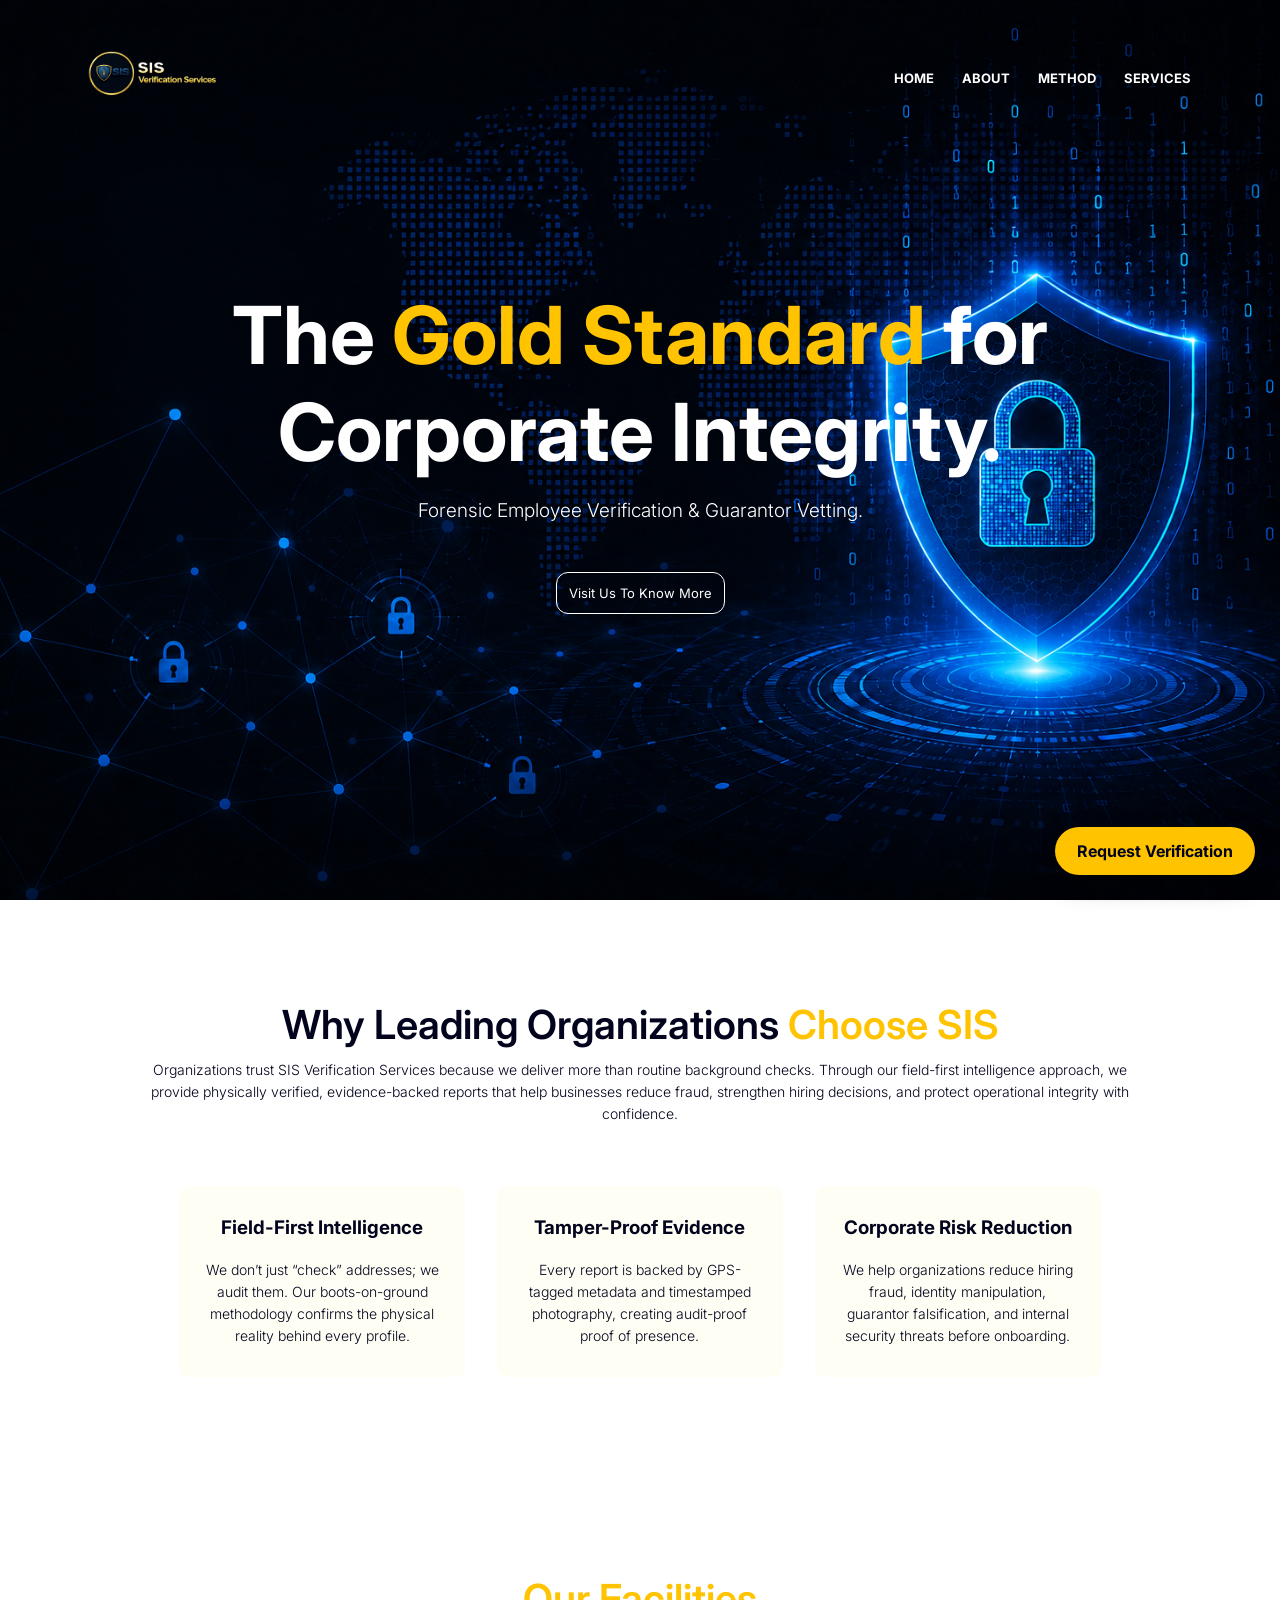
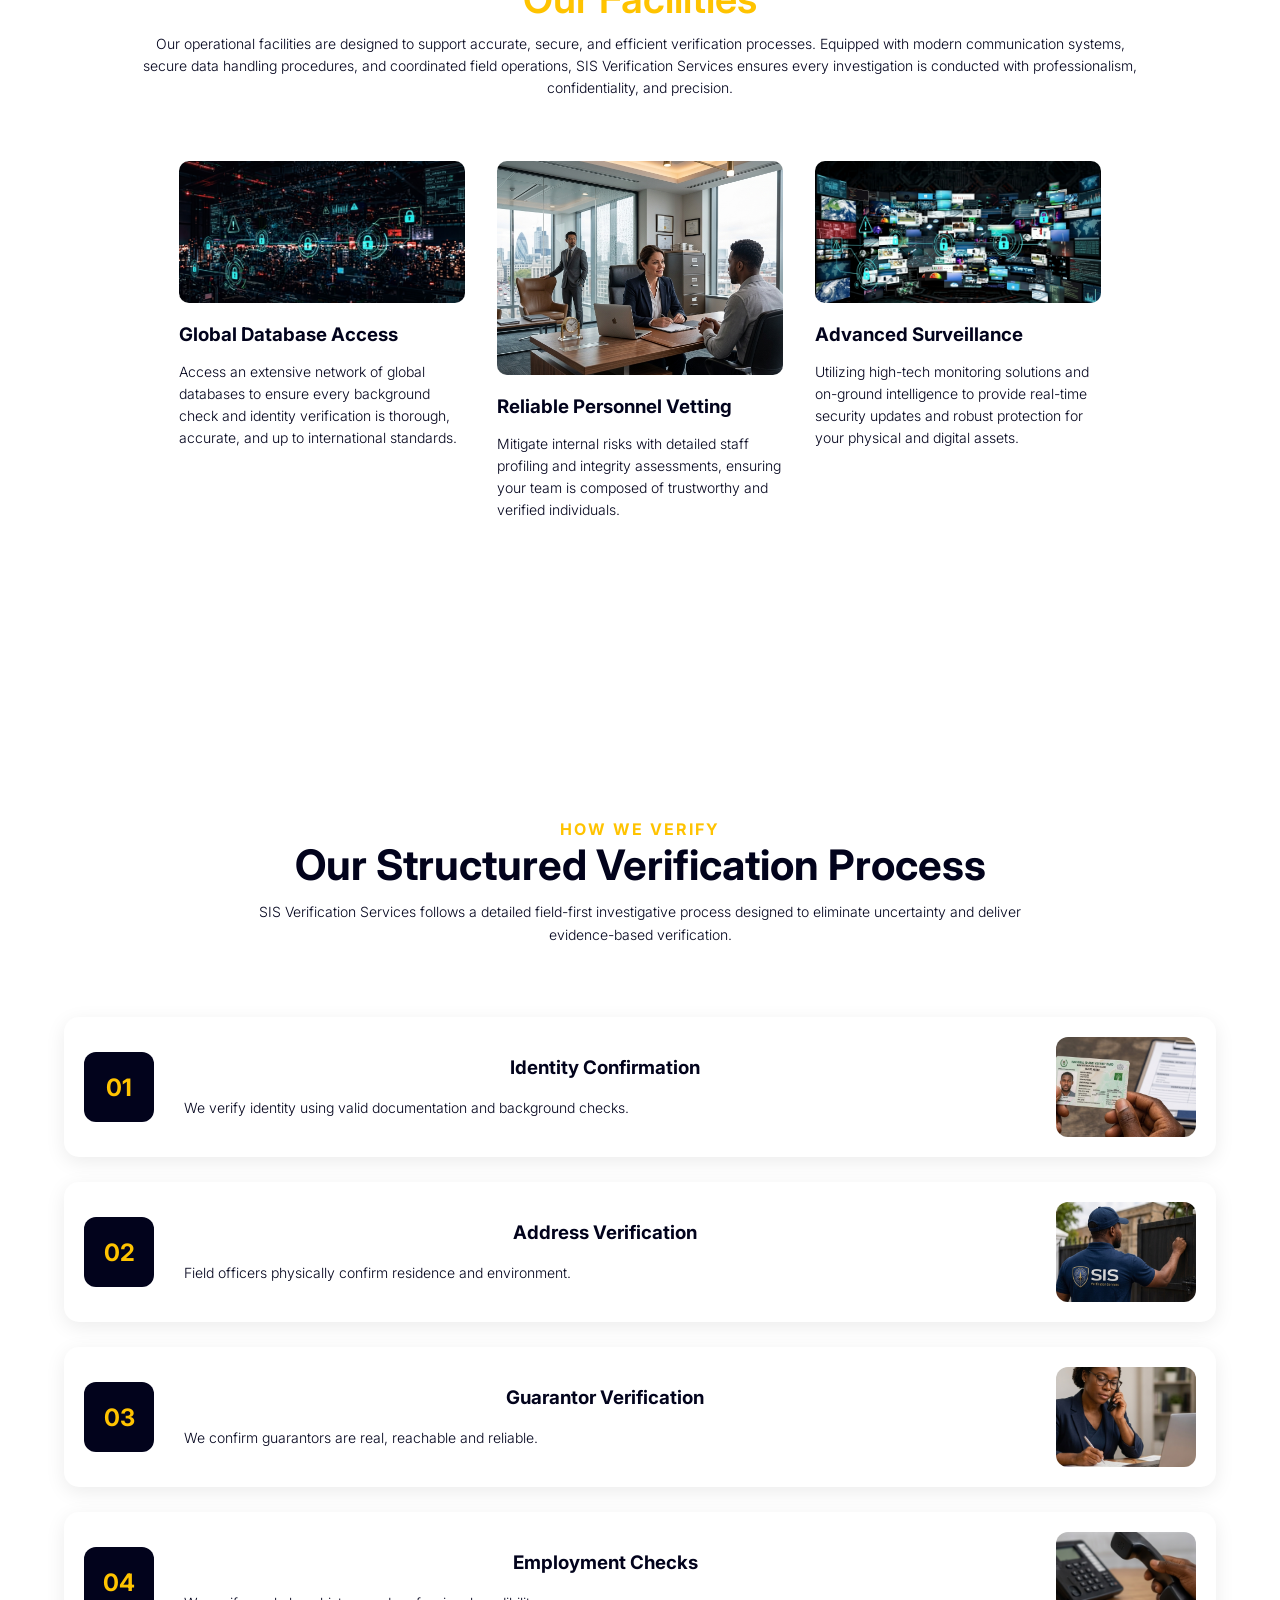
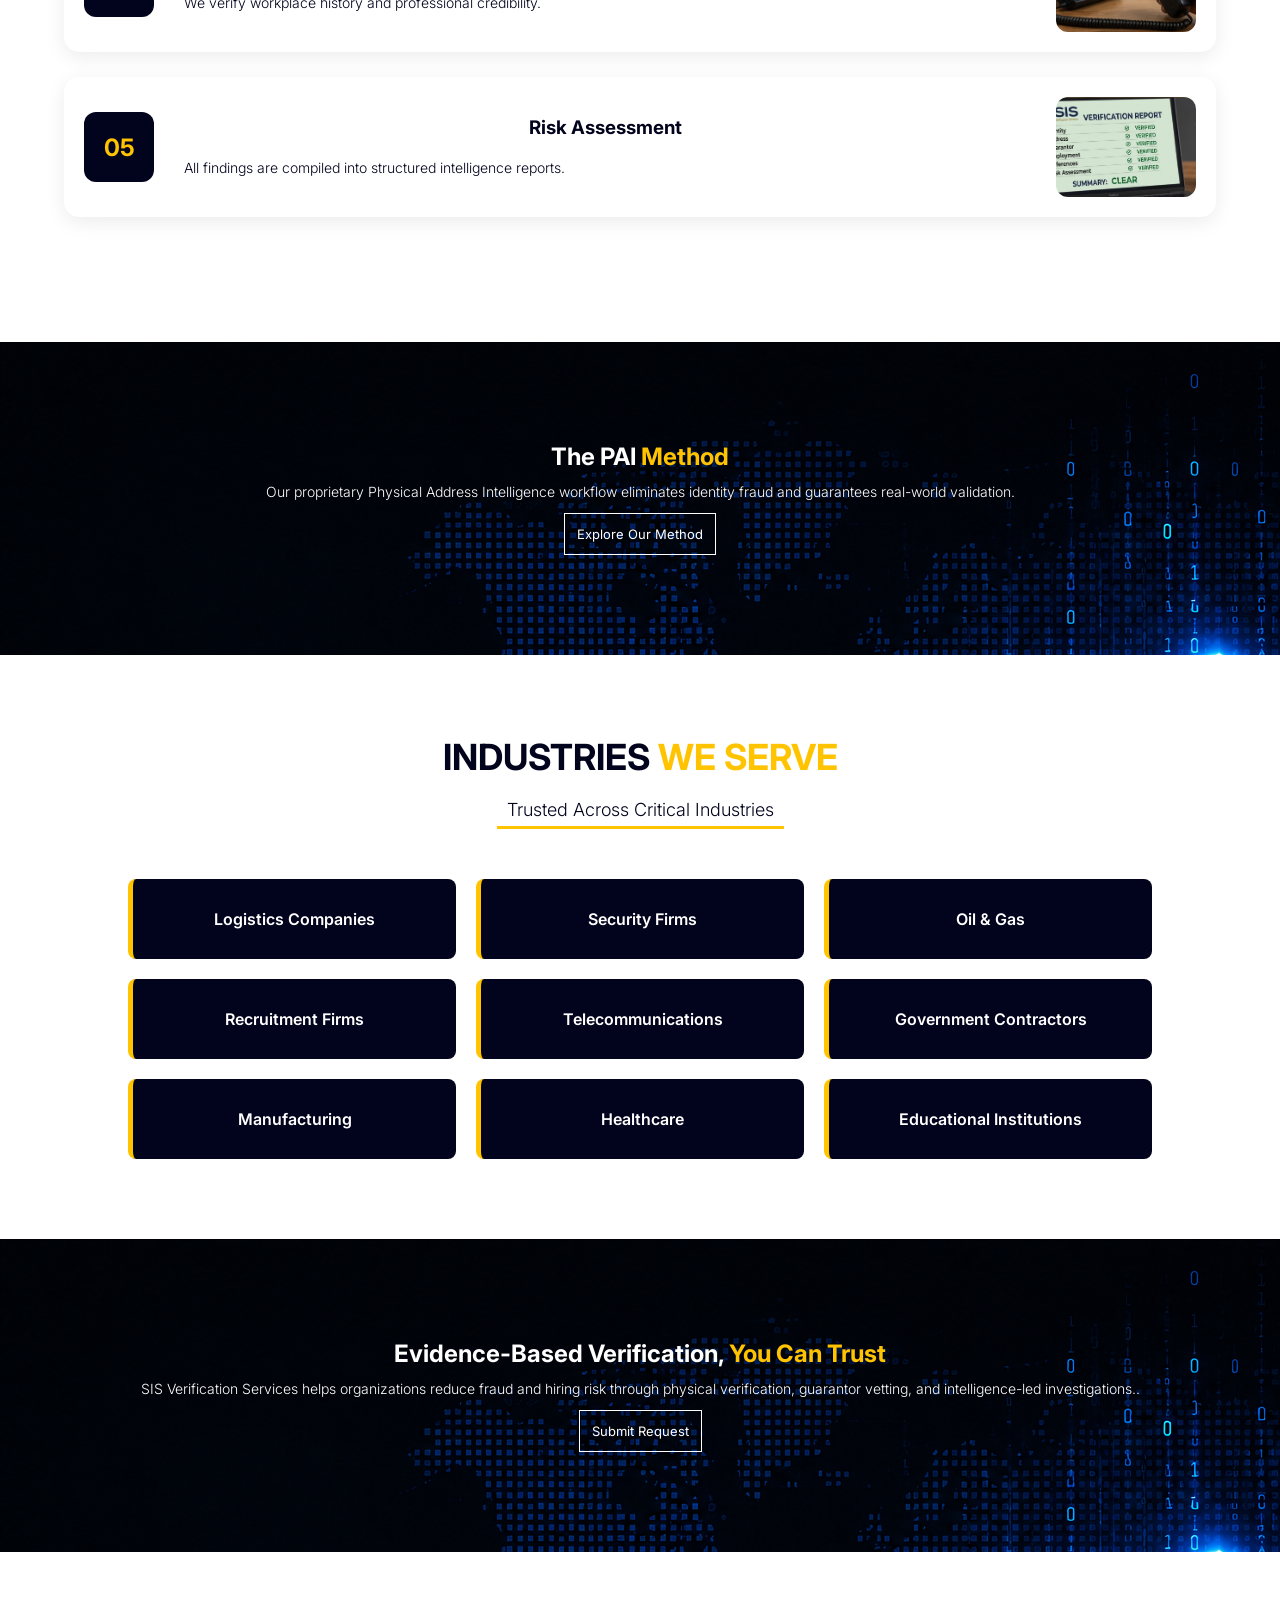
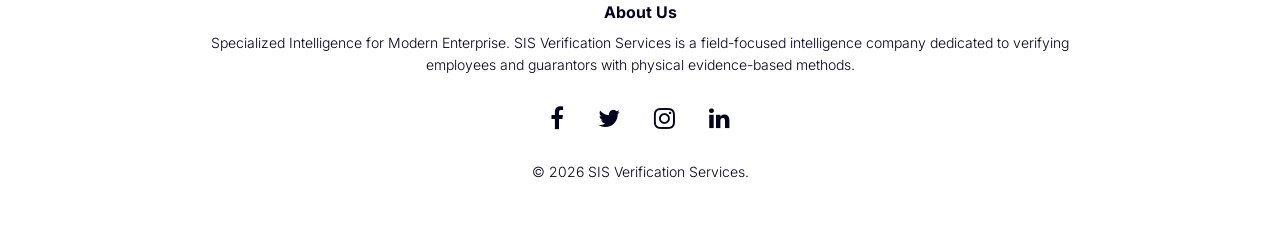
<file: index.html>
<!DOCTYPE html>
<html lang="en">

<head>
    <meta charset="UTF-8">
    <meta name="viewport" content="width=device-width, initial-scale=1.0">
    <title>Document</title>
    <link rel="stylesheet" href="./style.css">
    <!-- Connects to Google Fonts for the Inter family -->
    <link rel="preconnect" href="https://fonts.googleapis.com">
    <link rel="preconnect" href="https://fonts.gstatic.com" crossorigin>
    <link href="https://fonts.googleapis.com/css2?family=Inter:wght@400;700&display=swap" rel="stylesheet">
    <link rel="stylesheet" href="https://cdnjs.cloudflare.com/ajax/libs/font-awesome/4.7.0/css/font-awesome.min.css">
</head>

<body>
    <section class="header" id="dynamic-header">
        <nav>
            <a href="index.html"><img src="./image/loog0transparent.png" height="100" width="100"></a>
            <div class="nav-links" id="nav-links">
                <i class="fa fa-times" onclick="hideMenu()"></i>
                <ul>
                    <li><a href="./index.html">HOME</a></li>
                    <li><a href="./about.html">ABOUT</a></li>
                    <li><a href="./method.html">METHOD</a></li>
                    <li><a href="./service.html">SERVICES</a></li>
                </ul>
            </div>
            <i class="fa fa-bars" onclick="showMenu()"></i>

            </div>

        </nav>
        <div class="text-box">
            <h1>The <span class="gold">Gold Standard</span> for Corporate Integrity.</h1>
            <p>Forensic Employee Verification & Guarantor Vetting.</p>
            <a href="./about.html" class="hero-btn">Visit Us To Know More</a>
        </div>

    </section>



    <section class="service">
        <h1 id="Why">Why Leading Organizations <span>Choose SIS</span></h1>
        <p>Organizations trust SIS Verification Services because we deliver more than routine background checks. Through
            our field-first intelligence approach, we provide physically verified, evidence-backed reports that help
            businesses reduce fraud, strengthen hiring decisions, and protect operational integrity with confidence.</p>


        <div class="row">
            <div class="service-col">
                <h3>Field-First Intelligence</h3>
                <p>We don’t just “check” addresses; we audit them. Our boots-on-ground methodology confirms the physical
                    reality behind every profile.</p>
            </div>
            <div class="service-col">
                <h3>Tamper-Proof Evidence</h3>
                <p>Every report is backed by GPS-tagged metadata and timestamped photography, creating audit-proof proof
                    of presence.</p>
            </div>
            <div class="service-col">
                <h3>Corporate Risk Reduction</h3>
                <p>We help organizations reduce hiring fraud, identity manipulation, guarantor falsification, and
                    internal security threats before onboarding.</p>
            </div>

        </div>

    </section>

    <section class="facilities">
        <h1 id="facilities"> <span>Our Facilities</span></h1>
        <p>Our operational facilities are designed to support accurate, secure, and efficient verification processes.
            Equipped with modern communication systems, secure data handling procedures, and coordinated field
            operations, SIS Verification Services ensures every investigation is conducted with professionalism,
            confidentiality, and precision.</p>

        <div class="row">
            <div class="facilities-col">
                <img src="./image/database.png" alt="">
                <h3>Global Database Access</h3>
                <p>Access an extensive network of global databases to ensure every background check and identity
                    verification is thorough, accurate, and up to international standards.</p>
            </div>
            <div class="facilities-col">
                <img src="./image/staff.png" alt="">
                <h3>Reliable Personnel Vetting</h3>
                <p>Mitigate internal risks with detailed staff profiling and integrity assessments, ensuring your team
                    is composed of trustworthy and verified individuals.</p>
            </div>
            <div class="facilities-col">
                <img src="./image/field monitoring.png" alt="">
                <h3>Advanced Surveillance</h3>
                <p>Utilizing high-tech monitoring solutions and on-ground intelligence to provide real-time security
                    updates and robust protection for your physical and digital assets.</p>
            </div>

        </div>


    </section>

    <!-- HOW WE VERIFY SECTION -->

    <section class="verify-section">

        <div class="verify-header">
            <span>HOW WE VERIFY</span>

            <h2>Our Structured Verification Process</h2>

            <p>
                SIS Verification Services follows a detailed field-first investigative process
                designed to eliminate uncertainty and deliver evidence-based verification.
            </p>
        </div>

        <div class="verify-container">

            <!-- STEPS LIST -->
            <div class="verify-content">

                <!-- STEP 1 -->
                <div class="verify-card">

                    <div class="step-number">01</div>

                    <div class="verify-text">
                        <h3>Identity Confirmation</h3>
                        <p>We verify identity using valid documentation and background checks.</p>
                    </div>

                    <div class="step-image">
                        <img src="./image/STEP1.png" alt="Identity Verification">
                    </div>

                </div>

                <!-- STEP 2 -->
                <div class="verify-card">

                    <div class="step-number">02</div>

                    <div class="verify-text">
                        <h3>Address Verification</h3>
                        <p>Field officers physically confirm residence and environment.</p>
                    </div>

                    <div class="step-image">
                        <img src="./image/step2.png" alt="Address Verification">
                    </div>

                </div>

                <!-- STEP 3 -->
                <div class="verify-card">

                    <div class="step-number">03</div>

                    <div class="verify-text">
                        <h3>Guarantor Verification</h3>
                        <p>We confirm guarantors are real, reachable and reliable.</p>
                    </div>

                    <div class="step-image">
                        <img src="./image/step3.png" alt="Guarantor Verification">
                    </div>

                </div>

                <!-- STEP 4 -->
                <div class="verify-card">

                    <div class="step-number">04</div>

                    <div class="verify-text">
                        <h3>Employment Checks</h3>
                        <p>We verify workplace history and professional credibility.</p>
                    </div>

                    <div class="step-image">
                        <img src="./image/step4.png" alt="Employment Check">
                    </div>

                </div>

                <!-- STEP 5 -->
                <div class="verify-card">

                    <div class="step-number">05</div>

                    <div class="verify-text">
                        <h3>Risk Assessment</h3>
                        <p>All findings are compiled into structured intelligence reports.</p>
                    </div>

                    <div class="step-image">
                        <img src="./image/step5.jpg" alt="Risk Assessment">
                    </div>

                </div>

            </div>

        </div>

    </section>

    <Section class="method">
        <div>
            <h1 id="method">The PAI <span>Method</span></h1>
            <p>Our proprietary Physical Address Intelligence workflow eliminates identity fraud and guarantees
                real-world
                validation.</p>
            <a href="./method.html" class="explore-btn">Explore Our Method</a>
        </div>

    </Section>


    <section class="industries">
        <h1>INDUSTRIES <span>WE SERVE</span></h1>
        <p>Trusted Across Critical Industries</p>

        <div class="industry-grid">
            <div class="industry-item">Logistics Companies</div>
            <div class="industry-item">Security Firms</div>
            <div class="industry-item">Oil & Gas</div>
            <div class="industry-item">Recruitment Firms</div>
            <div class="industry-item">Telecommunications</div>
            <div class="industry-item">Government Contractors</div>
            <div class="industry-item">Manufacturing</div>
            <div class="industry-item">Healthcare</div>
            <div class="industry-item">Educational Institutions</div>
        </div>
    </section>


    <section class="cta">
        <div>
            <div>
                <h2>Evidence-Based Verification, <span>You Can Trust</span></h2>
                <p>SIS Verification Services helps organizations reduce fraud and hiring risk through physical
                    verification, guarantor vetting, and intelligence-led investigations..</p>
                <a href="./contact.html" class="cta-btn">Submit Request</a>
            </div>
        </div>

        <a href="contact.html" class="fixed-cta">
            Request Verification
        </a>
    </section>




    <!-- footer -->

    <section class="home-footer">
        <h4>About Us</h4>
        <p>Specialized Intelligence for Modern Enterprise. SIS Verification Services is a field-focused intelligence
            company
            dedicated to verifying <br>employees and guarantors with physical evidence-based methods.</p>
        <div class="home-icons">
            <i class="fa fa-facebook"></i>
            <i class="fa fa-twitter"></i>
            <i class="fa fa-instagram"></i>
            <i class="fa fa-linkedin"></i>
        </div>

        <p>© 2026 SIS Verification Services.</p>
    </section>






    <!--avascript for toggle menu -->

    <script>
        var navLinks = document.getElementById("navLinks");


        function showMenu() {
            navLinks.style.right = 0;
        }
        function hideMenu() {
            navLinks.style.right = -200
        }



    </script>

</body>



</html>
</file>
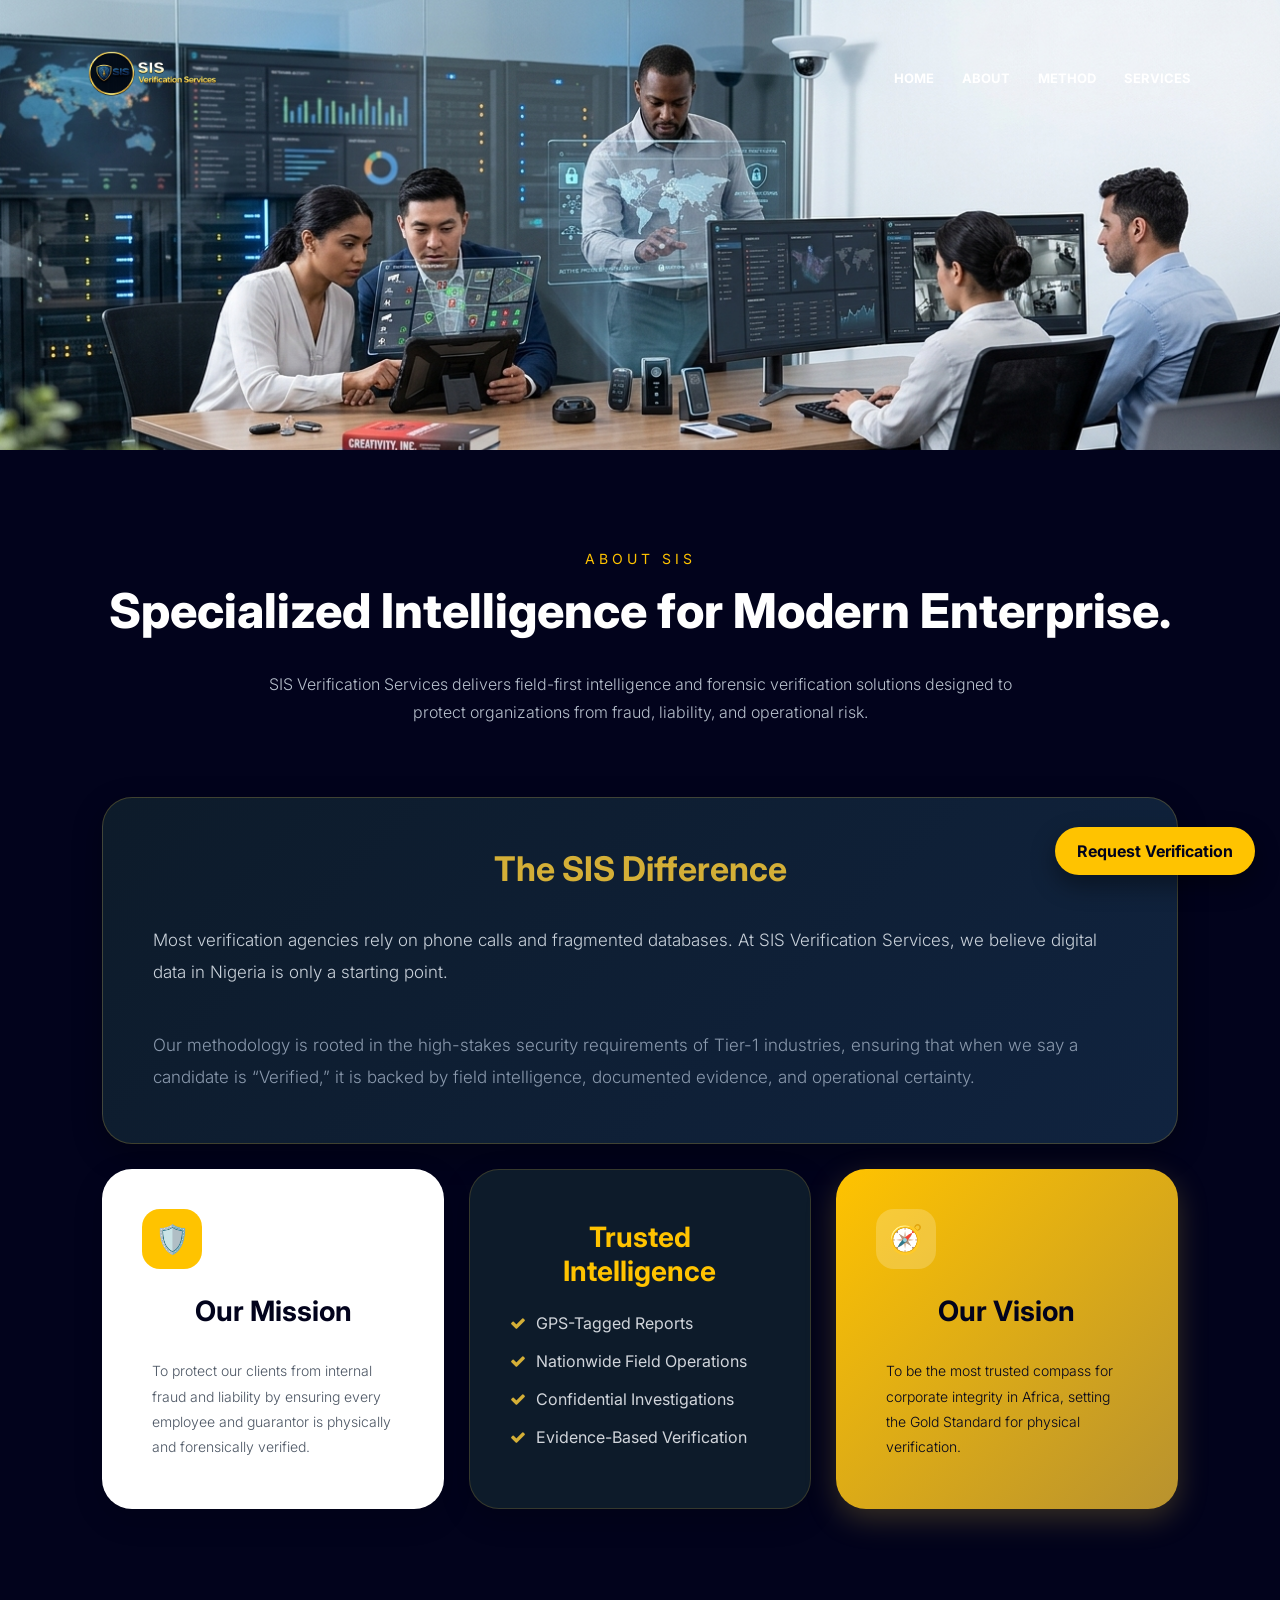
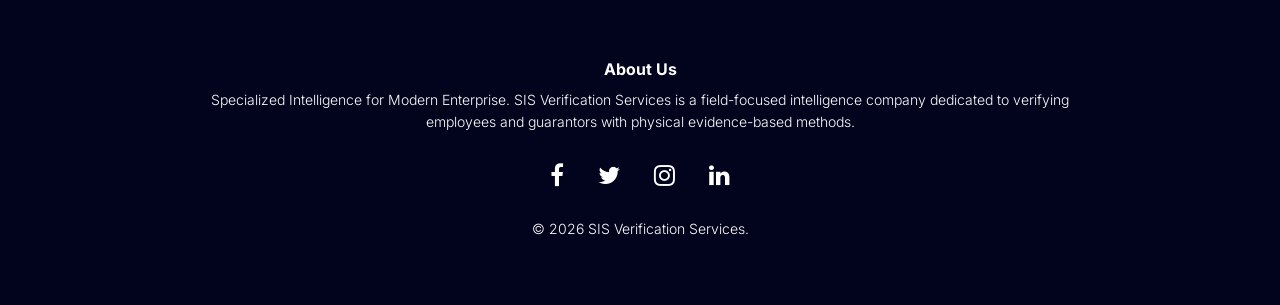
<file: about.html>
<!DOCTYPE html>
<html lang="en">

<head>
    <meta charset="UTF-8">
    <meta name="viewport" content="width=device-width, initial-scale=1.0">
    <title>Document</title>
    <link rel="stylesheet" href="./style.css">
    <!-- Connects to Google Fonts for the Inter family -->
<link rel="preconnect" href="https://fonts.googleapis.com">
<link rel="preconnect" href="https://fonts.gstatic.com" crossorigin>
<link href="https://fonts.googleapis.com/css2?family=Inter:wght@400;700&display=swap" rel="stylesheet">
    <link rel="stylesheet" href="https://cdnjs.cloudflare.com/ajax/libs/font-awesome/4.7.0/css/font-awesome.min.css">
</head>

<body class="about-body">
    <section class="sub-header" id="dynamic-header">
        <nav>
            <a href="index.html"><img src="./image/loog0transparent.png" height="100" width="100"></a>
            <div class="nav-links" id="nav-links">
                <i class="fa fa-times" onclick="hideMenu()"></i>
                <ul>
                    <li><a href="./index.html">HOME</a></li>
                    <li><a href="./about.html">ABOUT</a></li>
                    <li><a href="./method.html">METHOD</a></li>
                    <li><a href="./service.html">SERVICES</a></li>
                </ul>
            </div>
            <i class="fa fa-bars" onclick="showMenu()"></i>

        </nav>

    </section>


    <section class="about-section">

        <!-- Section Header -->
        <div class="about-header">
            <span>About SIS</span>
            <h2>Specialized Intelligence for Modern Enterprise.</h2>
            <p>
                SIS Verification Services delivers field-first intelligence and forensic
                verification solutions designed to protect organizations from fraud,
                liability, and operational risk.
            </p>
        </div>

        <!-- Bento Grid -->
        <div class="bento-grid">

            <!-- Large Card -->
            <div class="card large-card">
                <h3>The SIS Difference</h3>
                <p>
                    Most verification agencies rely on phone calls and fragmented databases.
                    At SIS Verification Services, we believe digital data in Nigeria is only
                    a starting point.
                </p>
                <p style="margin-top: 20px; color: #8a99ad;">
                    Our methodology is rooted in the high-stakes security requirements of
                    Tier-1 industries, ensuring that when we say a candidate is “Verified,”
                    it is backed by field intelligence, documented evidence, and operational
                    certainty.
                </p>
            </div>

            <!-- Mission Card -->
            <div class="card mission-card">
                <div class="icon-box">🛡️</div>
                <h3>Our Mission</h3>
                <p>
                    To protect our clients from internal fraud and liability by ensuring
                    every employee and guarantor is physically and forensically verified.
                </p>
            </div>

            <!-- Trust Card -->
            <div class="card trust-card">
                <h3>Trusted Intelligence</h3>
                <ul>
                    <li><i class="fa fa-check" style="color:#D4AF37; margin-right:10px;"></i> GPS-Tagged Reports
                    </li>
                    <li><i class="fa fa-check" style="color:#D4AF37; margin-right:10px;"></i> Nationwide Field
                        Operations</li>
                    <li><i class="fa fa-check" style="color:#D4AF37; margin-right:10px;"></i> Confidential
                        Investigations</li>
                    <li><i class="fa fa-check" style="color:#D4AF37; margin-right:10px;"></i> Evidence-Based
                        Verification</li>
                </ul>
            </div>

            <!-- Vision Card -->
            <div class="card vision-card">
                <div class="icon-box">🧭</div>
                <h3>Our Vision</h3>
                <p>
                    To be the most trusted compass for corporate integrity in Africa,
                    setting the Gold Standard for physical verification.
                </p>
            </div>



        </div>

        <a href="contact.html" class="fixed-cta">
            Request Verification
        </a>
    </section>



    <section class="footer">
        <h4>About Us</h4>
        <p>Specialized Intelligence for Modern Enterprise. SIS Verification Services is a field-focused intelligence
            company
            dedicated to verifying <br>employees and guarantors with physical evidence-based methods.</p>
        <div class="icons">
            <i class="fa fa-facebook"></i>
            <i class="fa fa-twitter"></i>
            <i class="fa fa-instagram"></i>
            <i class="fa fa-linkedin"></i>
        </div>

        <p>© 2026 SIS Verification Services.</p>
    </section>






</body>

</html>
</file>
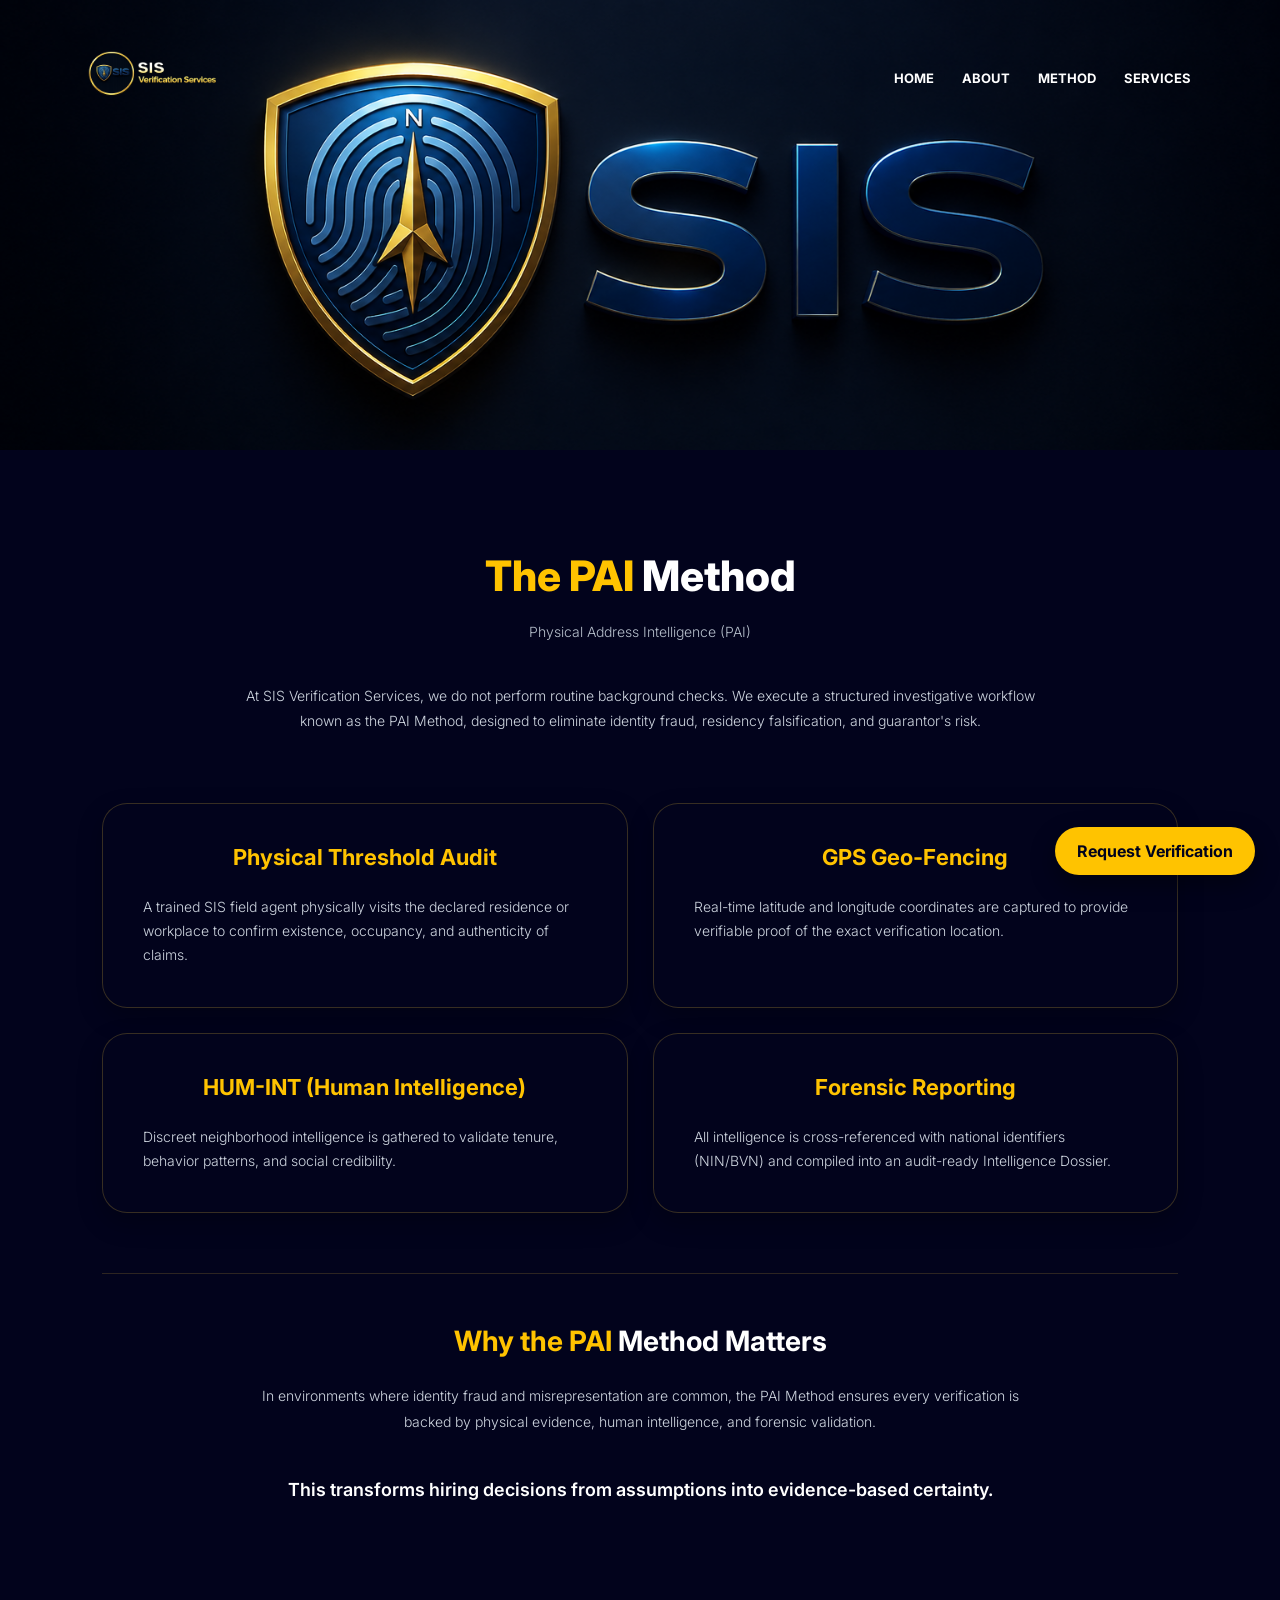
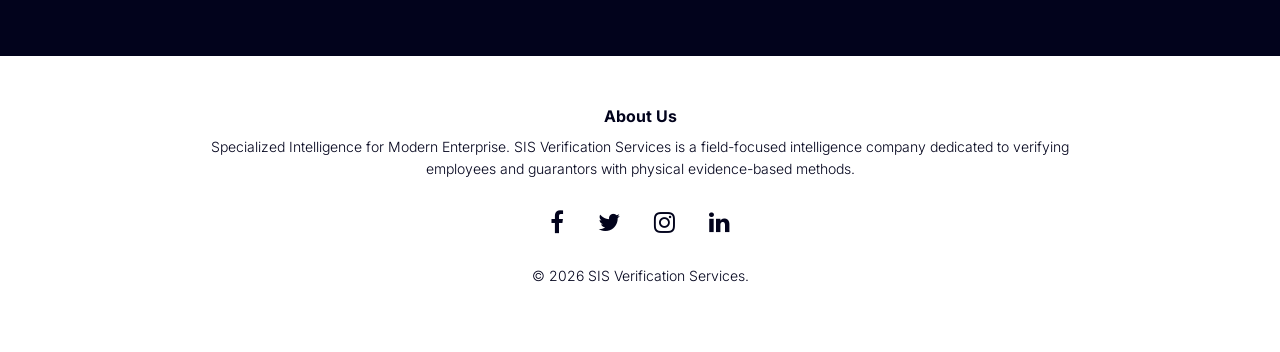
<file: method.html>
<!DOCTYPE html>
<html lang="en">

<head>
    <meta charset="UTF-8">
    <meta name="viewport" content="width=device-width, initial-scale=1.0">
    <title>Document</title>
    <link rel="stylesheet" href="./style.css">
    <!-- Connects to Google Fonts for the Inter family -->
<link rel="preconnect" href="https://fonts.googleapis.com">
<link rel="preconnect" href="https://fonts.gstatic.com" crossorigin>
<link href="https://fonts.googleapis.com/css2?family=Inter:wght@400;700&display=swap" rel="stylesheet">
    <link rel="stylesheet" href="https://cdnjs.cloudflare.com/ajax/libs/font-awesome/4.7.0/css/font-awesome.min.css">
</head>

<body>
    <section class="method-header" id="dynamic-header">
        <nav>
            <a href="index.html"><img src="./image/loog0transparent.png" height="100" width="100"></a>
            <div class="nav-links" id="nav-links">
                <i class="fa fa-times" onclick="hideMenu()"></i>
                <ul>
                    <li><a href="index.html">HOME</a></li>
                    <li><a href="./about.html">ABOUT</a></li>
                    <li><a href="./method.html">METHOD</a></li>
                    <li><a href="./service.html">SERVICES</a></li>
                </ul>
            </div>
            <i class="fa fa-bars" onclick="showMenu()"></i>

        </nav>

    </section>

    <section class="pai-section">

        <!-- Header -->
        <div class="pai-header">
            <h2 id="pai">The PAI <span>Method</span></h2>
            <p>Physical Address Intelligence (PAI)</p>

            <p class="intro">
                At SIS Verification Services, we do not perform routine background checks.
                We execute a structured investigative workflow known as the PAI Method,
                designed to eliminate identity fraud, residency falsification, and guarantor's risk.
            </p>
        </div>

        <!-- Steps Grid -->
        <div class="pai-grid">

            <div class="pai-card">
                <h3>Physical Threshold Audit</h3>
                <p>
                    A trained SIS field agent physically visits the declared residence or workplace to confirm
                    existence, occupancy, and authenticity of claims.
                </p>
            </div>

            <div class="pai-card">
                <h3>GPS Geo-Fencing</h3>
                <p>
                    Real-time latitude and longitude coordinates are captured to provide verifiable proof of the exact
                    verification location.
                </p>
            </div>

            <div class="pai-card">
                <h3>HUM-INT (Human Intelligence)</h3>
                <p>
                    Discreet neighborhood intelligence is gathered to validate tenure, behavior patterns, and social
                    credibility.
                </p>
            </div>

            <div class="pai-card">
                <h3>Forensic Reporting</h3>
                <p>
                    All intelligence is cross-referenced with national identifiers (NIN/BVN) and compiled into an
                    audit-ready Intelligence Dossier.
                </p>
            </div>

        </div>

        <!-- Importance Section -->
        <div class="pai-footer">
            <h3>Why the PAI <span>Method Matters</span></h3>
            <p>
                In environments where identity fraud and misrepresentation are common, the PAI Method ensures every
                verification is backed by physical evidence, human intelligence, and forensic validation.
            </p>

            <p class="highlight">
                This transforms hiring decisions from assumptions into evidence-based certainty.
            </p>
        </div>

        <a href="contact.html" class="fixed-cta">
            Request Verification
        </a>

    </section>


    <!-- footer -->

    <section class="home-footer">
        <h4>About Us</h4>
        <p>Specialized Intelligence for Modern Enterprise. SIS Verification Services is a field-focused intelligence
            company
            dedicated to verifying <br>employees and guarantors with physical evidence-based methods.</p>
        <div class="home-icons">
            <i class="fa fa-facebook"></i>
            <i class="fa fa-twitter"></i>
            <i class="fa fa-instagram"></i>
            <i class="fa fa-linkedin"></i>
        </div>

        <p>© 2026 SIS Verification Services.</p>
    </section>






</body>

</html>
</file>
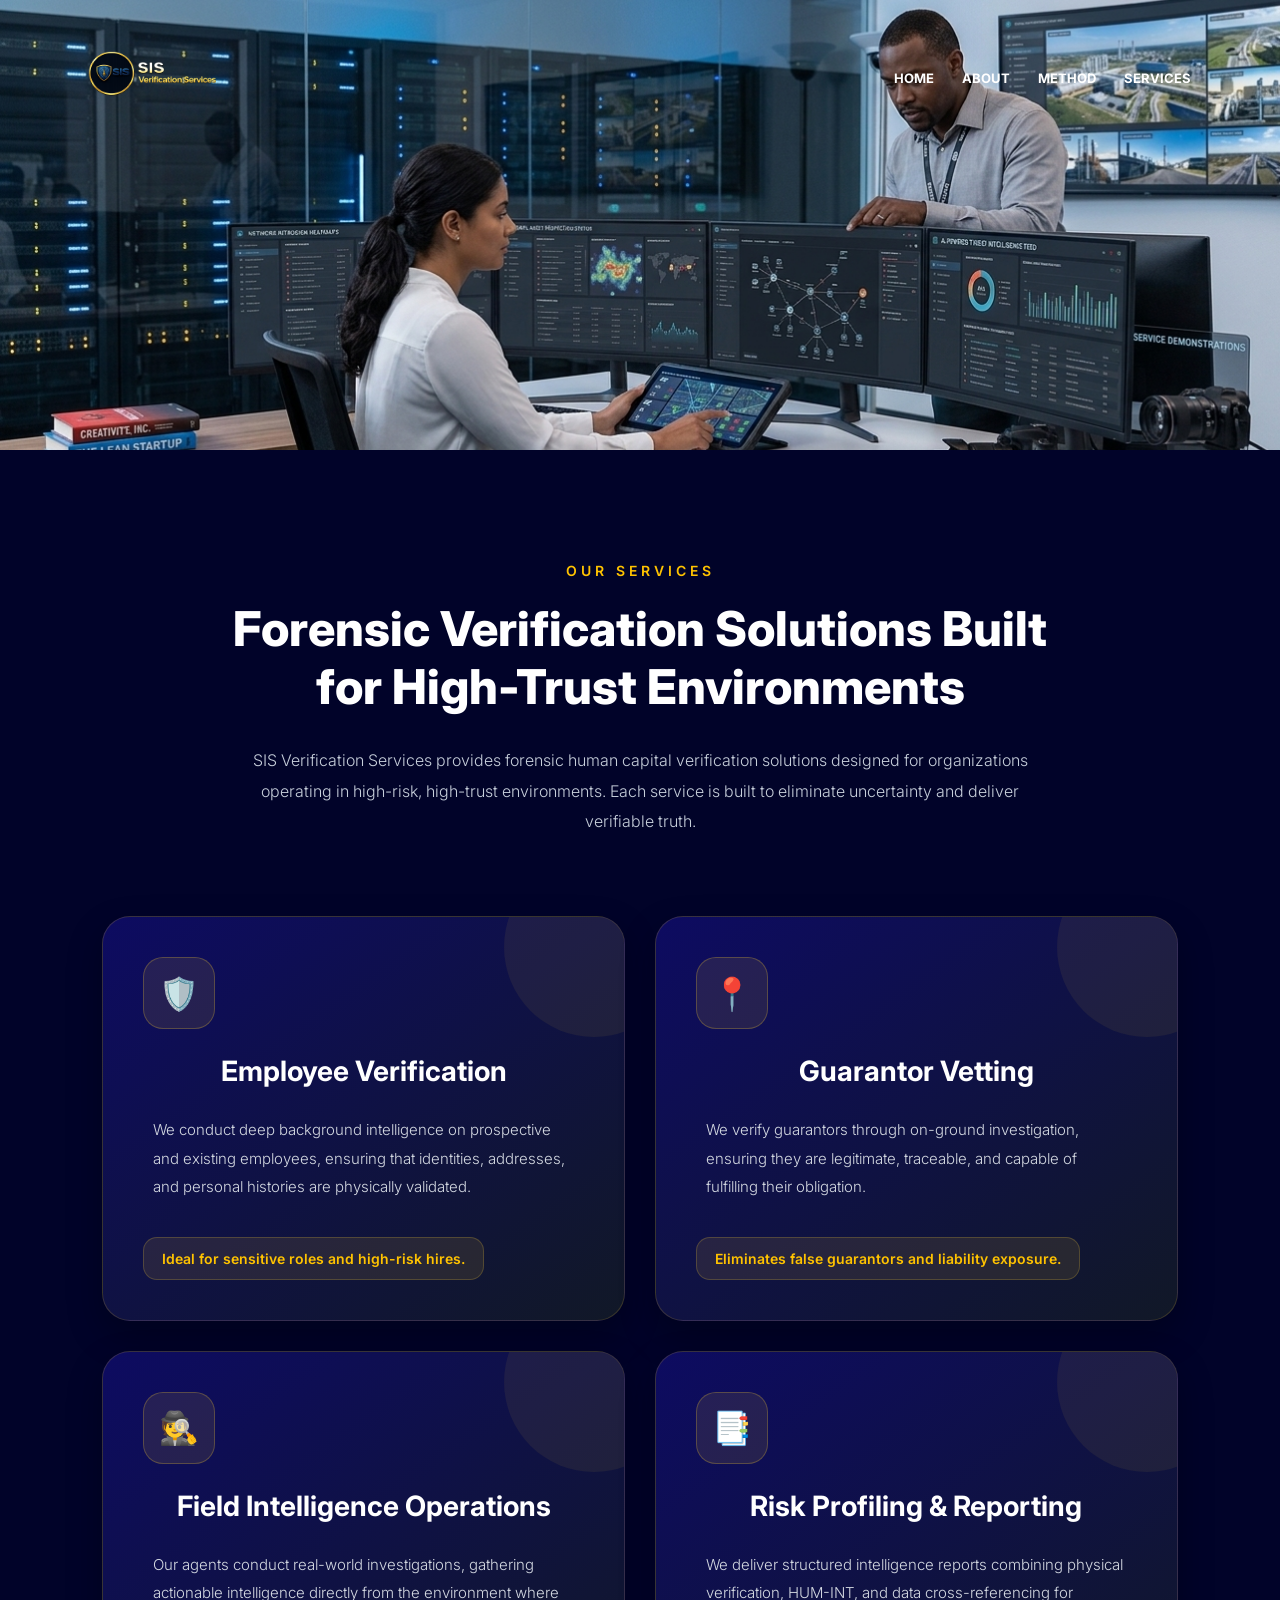
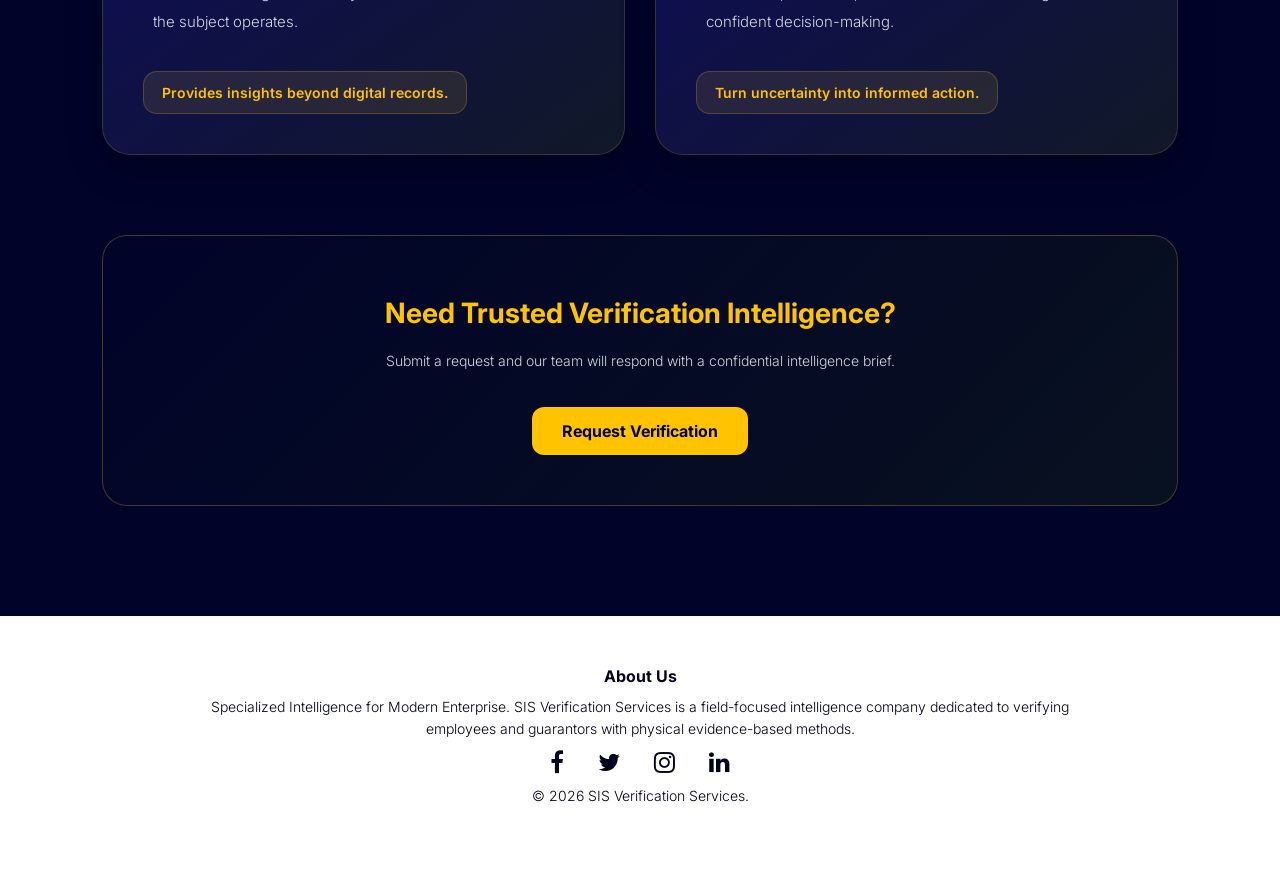
<file: service.html>
<!DOCTYPE html>
<html lang="en">

<head>
    <meta charset="UTF-8">
    <meta name="viewport" content="width=device-width, initial-scale=1.0">
    <title>Document</title>
    <link rel="stylesheet" href="./style.css">
    <!-- Connects to Google Fonts for the Inter family -->
    <link rel="preconnect" href="https://fonts.googleapis.com">
    <link rel="preconnect" href="https://fonts.gstatic.com" crossorigin>
    <link href="https://fonts.googleapis.com/css2?family=Inter:wght@400;700&display=swap" rel="stylesheet">
    <link rel="stylesheet" href="https://cdnjs.cloudflare.com/ajax/libs/font-awesome/4.7.0/css/font-awesome.min.css">
</head>
</head>

<body>
    <section class="serve-header" id="dynamic-header">
        <nav>
            <a href="index.html"><img src="./image/loog0transparent.png" height="100" width="100"></a>
            <div class="nav-links" id="nav-links">
                <i class="fa fa-times" onclick="hideMenu()"></i>
                <ul>
                    <li><a href="./index.html">HOME</a></li>
                    <li><a href="./about.html">ABOUT</a></li>
                    <li><a href="./method.html">METHOD</a></li>
                    <li><a href="">SERVICES</a></li>
                </ul>
            </div>
            <i class="fa fa-bars" onclick="showMenu()"></i>

        </nav>

    </section>

    <section class="services-section">

        <!-- SECTION HEADER -->
        <div class="services-header">
            <span>OUR SERVICES</span>

            <h2 id="serve">
                Forensic Verification Solutions Built for High-Trust Environments
            </h2>

            <p>
                SIS Verification Services provides forensic human capital verification
                solutions designed for organizations operating in high-risk,
                high-trust environments. Each service is built to eliminate
                uncertainty and deliver verifiable truth.
            </p>
        </div>

        <!-- SERVICES GRID -->
        <div class="services-grid">

            <!-- CARD 1 -->
            <div class="service-card">

                <div class="service-icon">
                    🛡️
                </div>

                <h3>Employee Verification</h3>

                <p>
                    We conduct deep background intelligence on prospective and
                    existing employees, ensuring that identities, addresses,
                    and personal histories are physically validated.
                </p>

                <div class="service-highlight">
                    Ideal for sensitive roles and high-risk hires.
                </div>

            </div>

            <!-- CARD 2 -->
            <div class="service-card">

                <div class="service-icon">
                    📍
                </div>

                <h3>Guarantor Vetting</h3>

                <p>
                    We verify guarantors through on-ground investigation,
                    ensuring they are legitimate, traceable, and capable
                    of fulfilling their obligation.
                </p>

                <div class="service-highlight">
                    Eliminates false guarantors and liability exposure.
                </div>

            </div>

            <!-- CARD 3 -->
            <div class="service-card">

                <div class="service-icon">
                    🕵️
                </div>

                <h3>Field Intelligence Operations</h3>

                <p>
                    Our agents conduct real-world investigations,
                    gathering actionable intelligence directly from
                    the environment where the subject operates.
                </p>

                <div class="service-highlight">
                    Provides insights beyond digital records.
                </div>

            </div>

            <!-- CARD 4 -->
            <div class="service-card">

                <div class="service-icon">
                    📑
                </div>

                <h3>Risk Profiling & Reporting</h3>

                <p>
                    We deliver structured intelligence reports combining
                    physical verification, HUM-INT, and data cross-referencing
                    for confident decision-making.
                </p>

                <div class="service-highlight">
                    Turn uncertainty into informed action.
                </div>

            </div>

        </div>


        <!-- cta container -->
        <div class="cta-container">

            <h3>Need Trusted Verification Intelligence?</h3>

            <p>
                Submit a request and our team will respond with a confidential intelligence brief.
            </p>

            <a href="./contact.html" class="cta-button">
                Request Verification
            </a>

        </div>

    </section>

    <section class="service-footer">
        <h4>About Us</h4>
        <p>Specialized Intelligence for Modern Enterprise. SIS Verification Services is a field-focused intelligence
            company
            dedicated to verifying <br>employees and guarantors with physical evidence-based methods.</p>
        <div class="service-icons">
            <i class="fa fa-facebook"></i>
            <i class="fa fa-twitter"></i>
            <i class="fa fa-instagram"></i>
            <i class="fa fa-linkedin"></i>
        </div>

        <p>© 2026 SIS Verification Services.</p>
    </section>




</body>

</html>
</file>
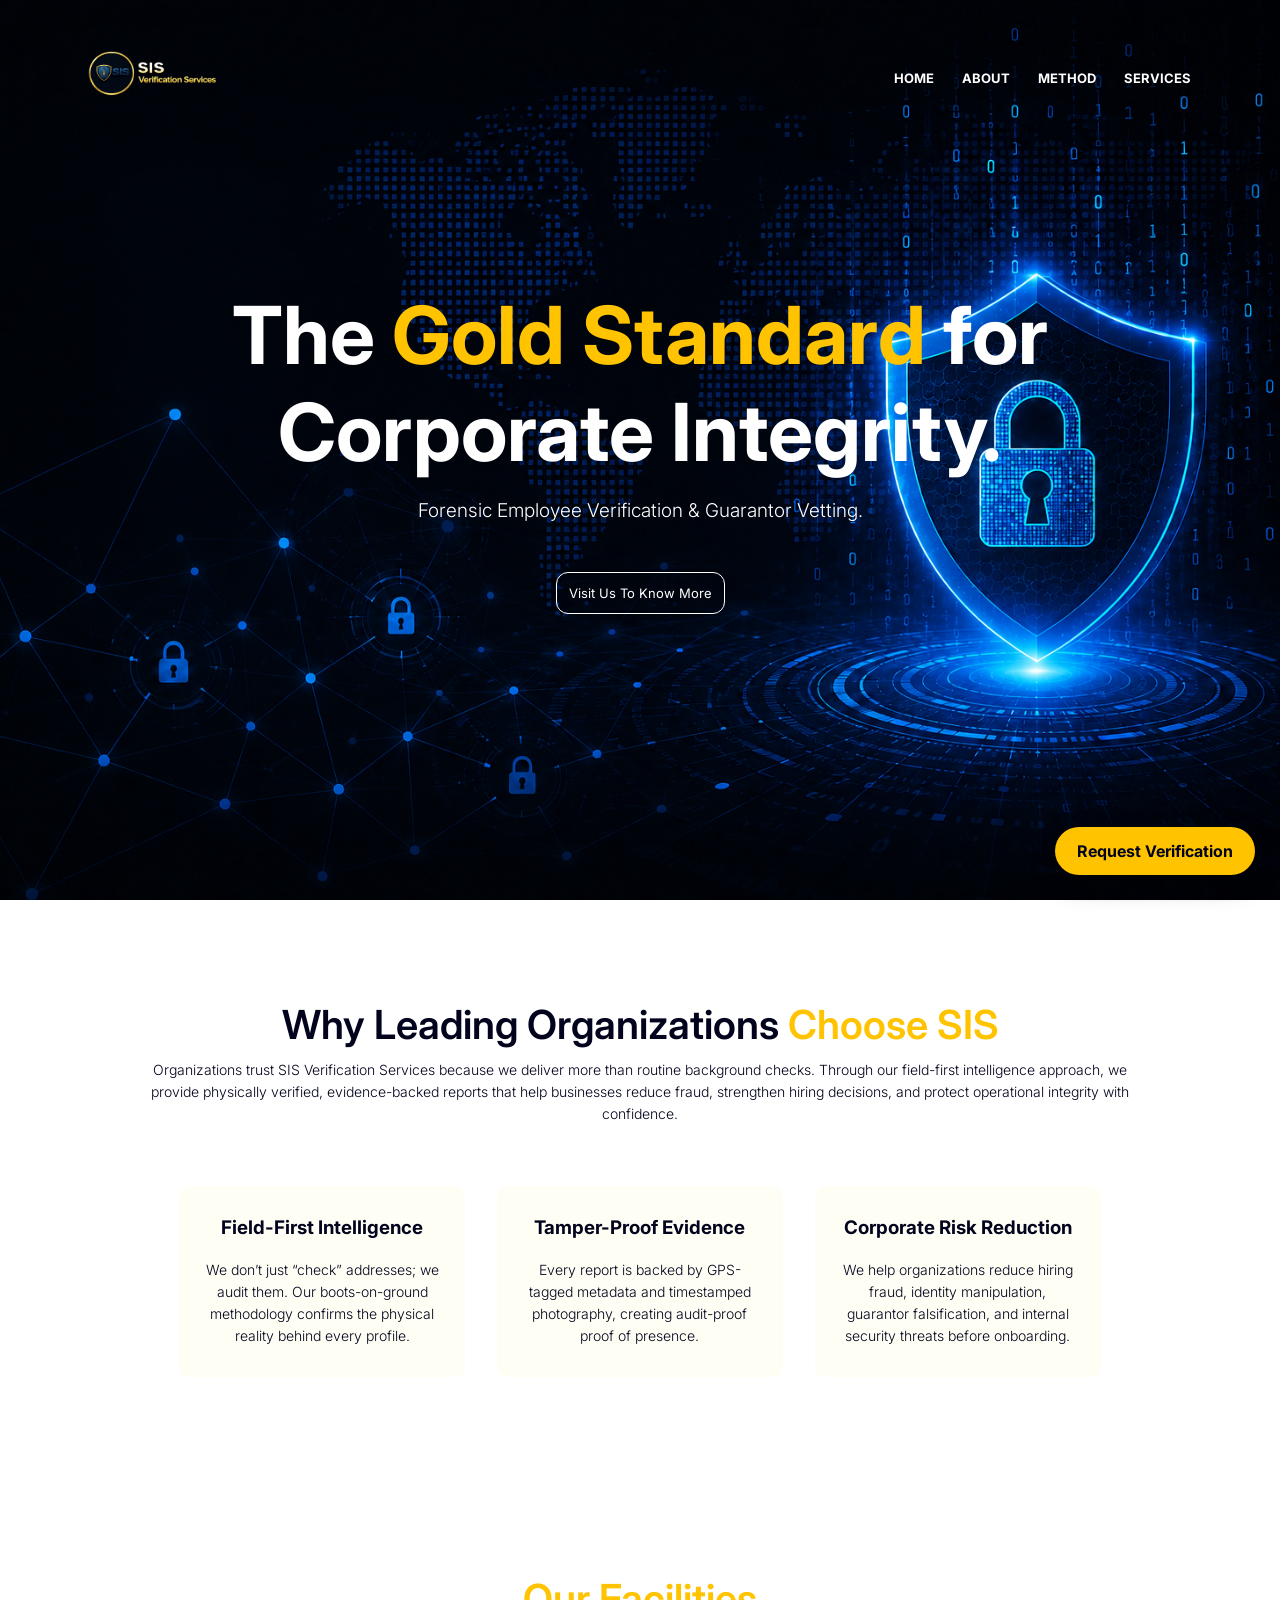
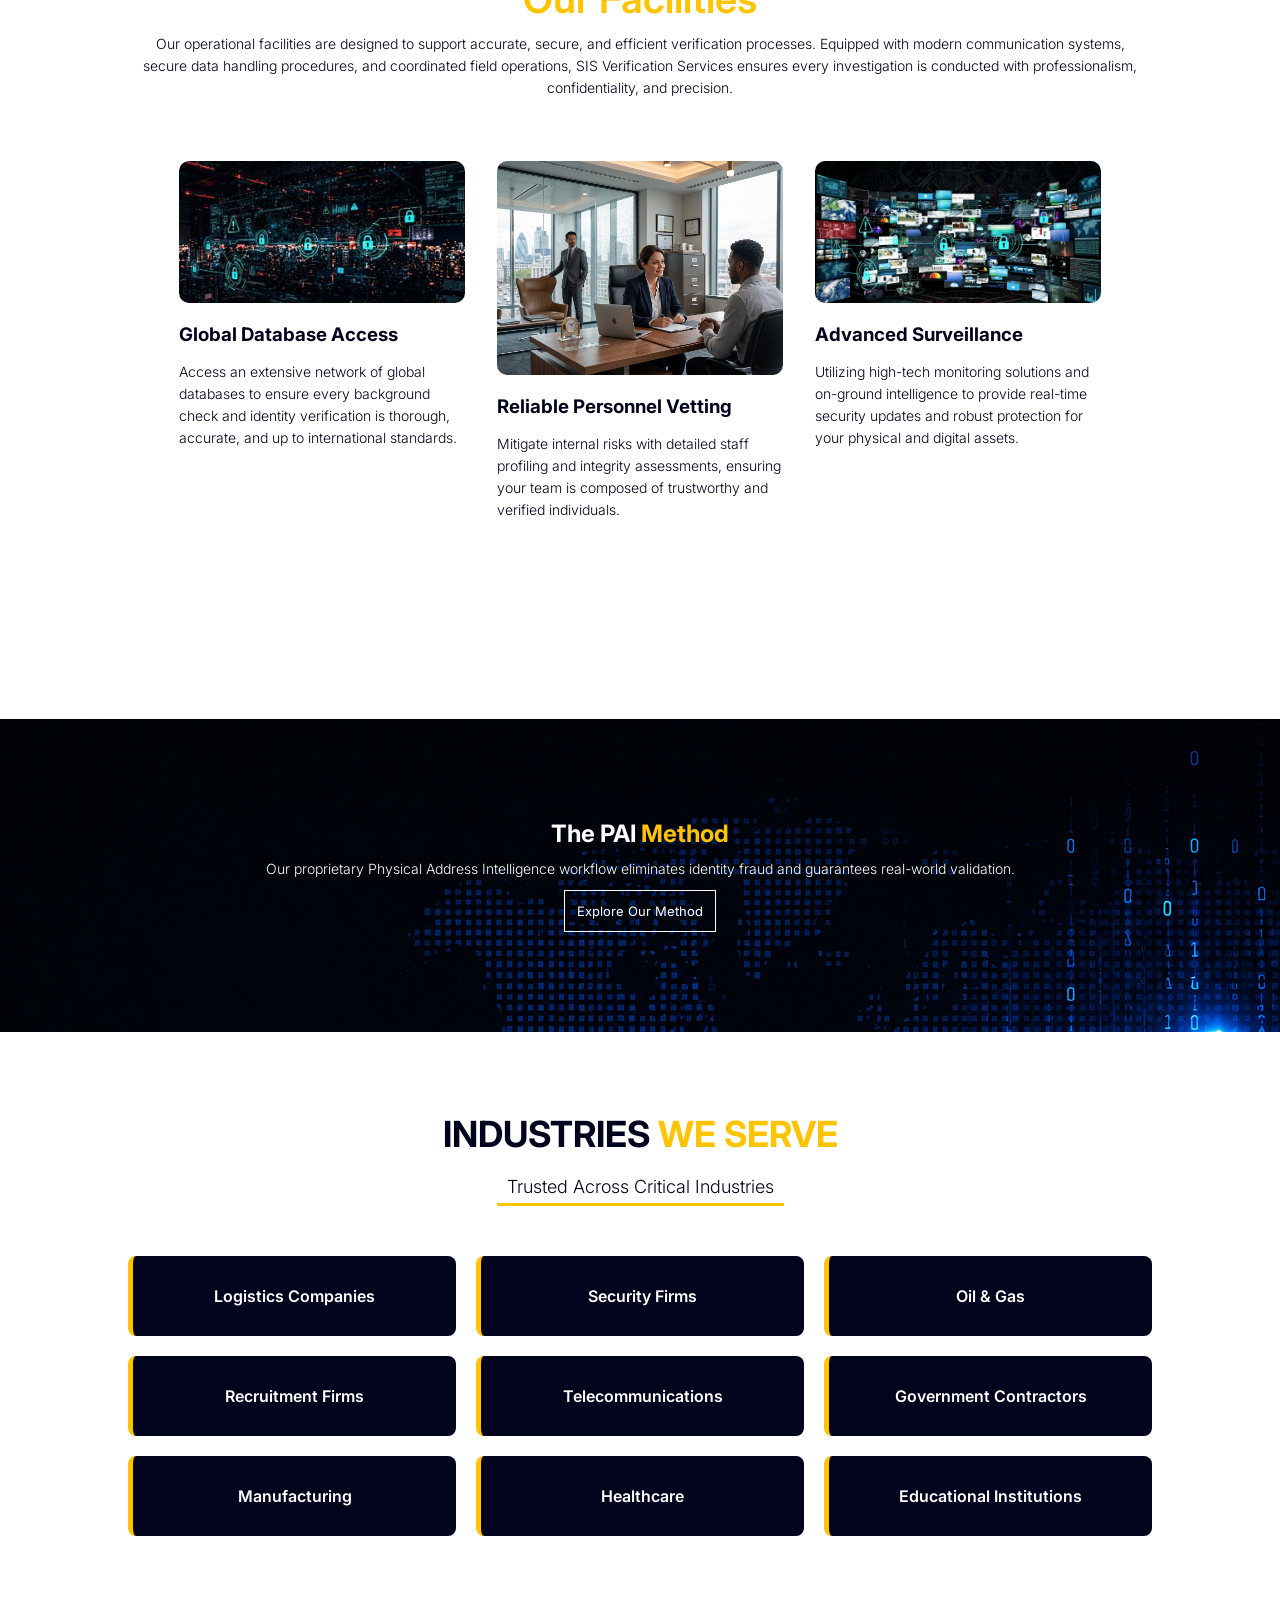
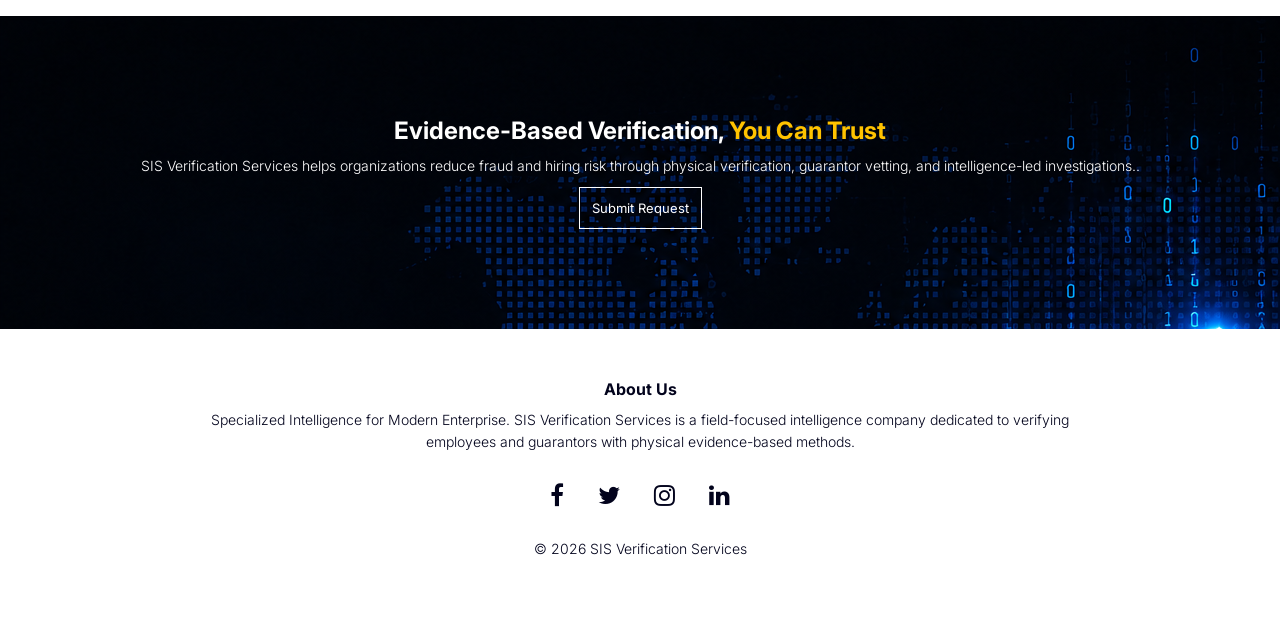
<file: SIS WEBSITE.html>
<!DOCTYPE html>
<html lang="en">

<head>
    <meta charset="UTF-8">
    <meta name="viewport" content="width=device-width, initial-scale=1.0">
    <title>Document</title>
    <link rel="stylesheet" href="./style.css">
    <!-- Connects to Google Fonts for the Inter family -->
<link rel="preconnect" href="https://fonts.googleapis.com">
<link rel="preconnect" href="https://fonts.gstatic.com" crossorigin>
<link href="https://fonts.googleapis.com/css2?family=Inter:wght@400;700&display=swap" rel="stylesheet">
    <link rel="stylesheet" href="https://cdnjs.cloudflare.com/ajax/libs/font-awesome/4.7.0/css/font-awesome.min.css">
</head>

<body>
    <section class="header" id="dynamic-header">
        <nav>
            <a href="index.html"><img src="./image/loogore.png" height="100" width="800"></a>
            <div class="nav-links" id="nav-links">
                <i class="fa fa-times" onclick="hideMenu()"></i>
                <ul>
                    <li><a href="./index.html">HOME</a></li>
                    <li><a href="./about.html">ABOUT</a></li>
                    <li><a href="./method.html">METHOD</a></li>
                    <li><a href="./service.html">SERVICES</a></li>
                </ul>
            </div>
            <i class="fa fa-bars" onclick="showMenu()"></i>

            </div>

        </nav>
        <div class="text-box">
            <h1>The <span class="gold">Gold Standard</span> for Corporate Integrity.</h1>
            <p>Forensic Employee Verification & Guarantor Vetting.</p>
            <a href="./about.html" class="hero-btn">Visit Us To Know More</a>
        </div>

    </section>



    <section class="service">
        <h1 id="Why">Why Leading Organizations <span>Choose SIS</span></h1>
        <p>Organizations trust SIS Verification Services because we deliver more than routine background checks. Through
            our field-first intelligence approach, we provide physically verified, evidence-backed reports that help
            businesses reduce fraud, strengthen hiring decisions, and protect operational integrity with confidence.</p>


        <div class="row">
            <div class="service-col">
                <h3>Field-First Intelligence</h3>
                <p>We don’t just “check” addresses; we audit them. Our boots-on-ground methodology confirms the physical
                    reality behind every profile.</p>
            </div>
            <div class="service-col">
                <h3>Tamper-Proof Evidence</h3>
                <p>Every report is backed by GPS-tagged metadata and timestamped photography, creating audit-proof proof
                    of presence.</p>
            </div>
            <div class="service-col">
                <h3>Corporate Risk Reduction</h3>
                <p>We help organizations reduce hiring fraud, identity manipulation, guarantor falsification, and
                    internal security threats before onboarding.</p>
            </div>

        </div>

    </section>

    <section class="facilities">
        <h1 id="facilities"> <span>Our Facilities</span></h1>
        <p>Our operational facilities are designed to support accurate, secure, and efficient verification processes.
            Equipped with modern communication systems, secure data handling procedures, and coordinated field
            operations, SIS Verification Services ensures every investigation is conducted with professionalism,
            confidentiality, and precision.</p>

        <div class="row">
            <div class="facilities-col">
                <img src="./image/database.png" alt="">
                <h3>Global Database Access</h3>
                <p>Access an extensive network of global databases to ensure every background check and identity
                    verification is thorough, accurate, and up to international standards.</p>
            </div>
            <div class="facilities-col">
                <img src="./image/staff.png" alt="">
                <h3>Reliable Personnel Vetting</h3>
                <p>Mitigate internal risks with detailed staff profiling and integrity assessments, ensuring your team
                    is composed of trustworthy and verified individuals.</p>
            </div>
            <div class="facilities-col">
                <img src="./image/field monitoring.png" alt="">
                <h3>Advanced Surveillance</h3>
                <p>Utilizing high-tech monitoring solutions and on-ground intelligence to provide real-time security
                    updates and robust protection for your physical and digital assets.</p>
            </div>

        </div>


    </section>

    <Section class="method">
        <div>
            <h1 id="method">The PAI <span>Method</span></h1>
            <p>Our proprietary Physical Address Intelligence workflow eliminates identity fraud and guarantees
                real-world
                validation.</p>
            <a href="./method.html" class="explore-btn">Explore Our Method</a>
        </div>

    </Section>


    <section class="industries">
        <h1>INDUSTRIES <span>WE SERVE</span></h1>
        <p>Trusted Across Critical Industries</p>

        <div class="industry-grid">
            <div class="industry-item">Logistics Companies</div>
            <div class="industry-item">Security Firms</div>
            <div class="industry-item">Oil & Gas</div>
            <div class="industry-item">Recruitment Firms</div>
            <div class="industry-item">Telecommunications</div>
            <div class="industry-item">Government Contractors</div>
            <div class="industry-item">Manufacturing</div>
            <div class="industry-item">Healthcare</div>
            <div class="industry-item">Educational Institutions</div>
        </div>
    </section>


    <section class="cta">
        <div>
            <div>
                <h2>Evidence-Based Verification, <span>You Can Trust</span></h2>
                <p>SIS Verification Services helps organizations reduce fraud and hiring risk through physical
                    verification, guarantor vetting, and intelligence-led investigations..</p>
                <a href="./contact.html" class="cta-btn">Submit Request</a>
            </div>
        </div>

        <a href="contact.html" class="fixed-cta">
            Request Verification
        </a>
    </section>




    <!-- footer -->

    <section class="home-footer">
        <h4>About Us</h4>
        <p>Specialized Intelligence for Modern Enterprise. SIS Verification Services is a field-focused intelligence
            company
            dedicated to verifying <br>employees and guarantors with physical evidence-based methods.</p>
        <div class="home-icons">
            <i class="fa fa-facebook"></i>
            <i class="fa fa-twitter"></i>
            <i class="fa fa-instagram"></i>
            <i class="fa fa-linkedin"></i>
        </div>

        <p>© 2026 SIS Verification Services</p>
    </section>






    <!--avascript for toggle menu -->

    <script>
        var navLinks = document.getElementById("navLinks");


        function showMenu() {
            navLinks.style.right = 0;
        }
        function hideMenu() {
            navLinks.style.right = -200
        }
    </script>
</body>



</html>
</file>
<file: style.css>
body {
    /* This changes the font only. Your colors remain untouched. */
    font-family: 'Inter', sans-serif;
}
h1, h2, h3, strong {
    font-weight: 700;
}





* {
    margin: 0;
    padding: 0;
}


.header {
    min-height: 100vh;
    width: 100%;
    background-image: url(./image/index\ background.png);
    background-position: center;
    background-size: cover;
    position: relative;
}

nav {
    display: flex;
    padding: 2% 6%;
    justify-content: space-between;
    align-items: center;


}

nav img {
    width: 150px;
}

.nav-links {
    flex: 1;
    text-align: right;
}

.nav-links {
    flex: 1;
    text-align: right;
    font-weight: bold;
}

.nav-links ul li {
    list-style: none;
    display: inline-block;
    padding: 8px 12px;
    position: relative;
}

.nav-links ul li a {
    color: #fff;
    text-decoration: none;
    font-size: 13px;
}

.nav-links ul li::after {
    content: '';
    width: 0%;
    height: 2px;
    background: #FFC300;
    display: block;
    margin: auto;
    transition: 0.5s;
}

.nav-links ul li:hover::after {
    width: 100%;
}

.text-box {
    width: 90%;
    color: #ffffff;
    position: absolute;
    top: 50%;
    left: 50%;
    transform: translate(-50%, -50%);
    text-align: center;
}

.text-box h1 {
    font-size: 5rem;
}

.text-box span {
    color: #FFC300;
    font-weight: bold;
}

.text-box p {
    margin: 10px 0 40px;
    font-size: 19px;
    color: #ffffff;
}

.hero-btn {
    display: inline-block;
    text-decoration: none;
    color: #fff;
    border: 1px solid #fff;
    padding: 12px;
    font-size: 13px;
    background: transparent;
    position: relative;
    cursor: pointer;
    border-radius: 12px;
}

.hero-btn:hover {
    border: 1px solid #FFC300;
    background: #FFC300;
    transition: 1s;
}

nav .fa {
    display: none;
}

@media(max-width: 700px) {
    .text-box h1 {
        font-size: 40px;
    }

    .nav-links ul li {
        display: block;
    }

    .nav-links {
        position: absolute;
        background: #02031c;
        height: 100vh;
        width: 200px;
        top: 0;
        right: -200px;
        text-align: left;
        z-index: 2;
        transition: 1s;

    }

    nav .fa {
        display: block;
        color: #fff;
        margin: 10px;
        font-size: 22px;
        cursor: pointer;
    }

    .nav-links ul {
        padding: 30px;
    }

}




.service {
    width: 80%;
    margin: auto;
    text-align: center;
    padding-top: 100px;
    background-color: rgb(255, 255, 255);
    background-size: 100%;
}

.service h1 {
    font-size: 40px;
    font-weight: 600;
    color: #02031c;
}

p {
    color: #02031c;
    font-size: 14px;
    font-weight: 300;
    line-height: 22px;
    padding: 10px;
}

.row {
    margin: 5%;
    display: flex;
    justify-content: space-between;
}

.service-col {
    flex-basis: 31%;
    background: hsla(51, 93%, 50%, 0.04);
    border-radius: 10px;
    margin-bottom: 5%;
    padding: 20px 12px;
    box-sizing: border-box;
    transition: 0.5s;
}

h1 span {
    color: #FFC300;
}

h3 {
    text-align: center;
    font-weight: 600;
    margin: 10px 0;
    color: #02031c;
    font-weight: bolder;
}

.service-col:hover {
    box-shadow: 0 0 20px 0px rgba(0, 0, 0, 0.2);
}

@media(max-width: 700px) {
    .row {
        flex-direction: column;
    }
}



/* facilities */

.facilities {
    width: 80%;
    margin: auto;
    text-align: center;
    padding: 100px;
}

h1 span {
    color: #FFC300;
}

.facilities h1 {
    font-size: 40px;
    font-weight: 600;
    color: #02031c;
}

.facilities-col {
    flex-basis: 31%;
    border-radius: 10%;
    margin-bottom: 5%;
    text-align: left;
}

.facilities-col img {
    width: 100%;
    border-radius: 10px;
}

.row{
    display: flex;
    justify-content: space-between;
    gap: 20px;
}

.facilities-col p {
    padding: 0;
}

.facilities-col h3 {
    margin-top: 16px;
    margin-bottom: 15px;
    text-align: left;
    color: #02031c;
    font-weight: bold;
}

.facilities-col img:hover {
    background: #f44336;
    transition: 1s;
    border: 1px solid #02031c;

}

/* SECTION */
.verify-section{
    width: 90%;
    margin: auto;
    padding: 100px 0;
}

/* HEADER */
.verify-header{
    text-align: center;
    margin-bottom: 60px;
}

.verify-header span{
    color: #FFC300;
    font-weight: 700;
    letter-spacing: 2px;
}

.verify-header h2{
    font-size: 42px;
    color: #02031c;
}

.verify-header p{
    max-width: 800px;
    margin: auto;
    color: #02031c;
    line-height: 1.7;
}

/* CARD */
.verify-card{
    display: flex;
    align-items: center;
    gap: 20px;

    background: #fff;
    padding: 20px;
    margin-bottom: 25px;

    border-radius: 15px;
    box-shadow: 0 5px 20px rgba(0,0,0,0.08);

    transition: 0.3s ease;
}

.verify-card:hover{
    transform: translateY(-5px);
}

/* STEP NUMBER */
.step-number{
    width: 70px;
    height: 70px;

    background: #02031c;
    color: #FFC300;

    display: flex;
    justify-content: center;
    align-items: center;

    font-size: 24px;
    font-weight: bold;

    border-radius: 12px;
}

/* TEXT */
.verify-text{
    flex: 1;
}

.verify-text h3{
    color: #02031c;
    margin-bottom: 8px;
}

.verify-text p{
    color: #02031c;
    line-height: 1.6;
}

/* IMAGE PER STEP */
.step-image{
    width: 140px;
    height: 100px;
    flex-shrink: 0;
}

.step-image img{
    width: 100%;
    height: 100%;
    object-fit: cover;

    border-radius: 12px;
}

/* RESPONSIVE */
@media(max-width: 900px){

    .verify-card{
        flex-direction: column;
        align-items: flex-start;
    }

    .step-image{
        width: 100%;
        height: 180px;
        margin-top: 10px;
    }

    .verify-header h2{
        font-size: 30px;
    }
}

.method {
    display: flex;
    flex-direction: column;
    align-items: center;
    justify-content: center;
    text-align: center;
    padding: 100px 20px;
    background-image: url(./image/index\ background.png);
    color: rgb(255, 255, 255);
}

h1 span {
    color: #FFC300;
}

.explore-btn {
    display: inline-block;
    text-decoration: none;
    color: #ffffff;
    border: 1px solid #ffffff;
    padding: 12px;
    font-size: 13px;
    background: transparent;
    position: relative;
    cursor: pointer;
}

.explore-btn:hover {
    border: 1px solid #FFC300;
    background: #FFC300;
    transition: 1s;
}

.method p {
    color: #fff;
}


.industries {
    padding: 80px 10%;
    background-color: #fff;
    /* White background for clarity */
    text-align: center;
}

.industries h1 {
    color: #02031c;
    /* Your Deep Blue */
    font-size: 36px;
    font-weight: 700;
    margin-bottom: 10px;
}

.industries p {
    color: #02031c;
    font-size: 18px;
    margin-bottom: 50px;
    border-bottom: 3px solid #FFC300;
    /* Your Gold accent */
    display: inline-block;
    padding-bottom: 5px;
}

.industry-grid {
    display: grid;
    grid-template-columns: repeat(auto-fit, minmax(250px, 1fr));
    gap: 20px;
}

.industry-item {
    background: #02031c;
    /* Deep Blue base */
    color: #fff;
    padding: 30px;
    border-radius: 8px;
    font-weight: 600;
    transition: 0.4s;
    cursor: default;
    border-left: 5px solid #FFC300;
    /* Subtle Gold edge */
}

/* Hover effect to engage users */
.industry-item:hover {
    background: #FFC300;
    /* Flips to Gold on hover */
    color: #010329;
    /* Text flips to Blue */
    transform: translateY(-5px);
}

/* cta action */
.cta {
    display: flex;
    flex-direction: column;
    align-items: center;
    justify-content: center;
    text-align: center;
    padding: 100px 20px;
    background-image: url(./image/index\ background.png);
    color: rgb(255, 255, 255);
}

.cta h1 {
    color: #fff;
}

.cta p {
    color: #fff;
}

h2 span {
    color: #FFC300;
}

.cta-btn {
    display: inline-block;
    text-decoration: none;
    color: #ffffff;
    border: 1px solid #ffffff;
    padding: 12px;
    font-size: 13px;
    background: transparent;
    position: relative;
    cursor: pointer;
}

.cta-btn:hover {
    border: 1px solid #FFC300;
    background: #FFC300;
    transition: 1s;
}


/* footer */

.footer {
    width: 100%;
    text-align: center;
    padding: 30px 0;
    color: #ffffff;
}

.footer {
    margin-bottom: 25px;
    margin-top: 20px;
    font-weight: 600;
}

.footer p {
    color: #ffffff;
}

.icons {
    padding: 20px 0;
    text-align: center;
}

.icons .fa {
    color: #ffffff;
    /* Your brand Deep Blue */
    margin: 0 15px;
    font-size: 24px;
    cursor: pointer;
    transition: 0.3s;
}

/* Hover effect using your Gold Standard color */
.icons .fa:hover {
    color: #FFC300;
    /* Your brand Gold */
    transform: scale(1.2);
}

.home-footer {
    width: 100%;
    text-align: center;
    padding: 30px 0;
    color: #02031c;
}

.home-footer {
    margin-bottom: 25px;
    margin-top: 20px;
    font-weight: 600;
}

.home-footer p {
    color: #02031c;
}

.home-icons {
    padding: 20px 0;
    text-align: center;
}

.home-icons .fa {
    color: #02031c;
    /* Your brand Deep Blue */
    margin: 0 15px;
    font-size: 24px;
    cursor: pointer;
    transition: 0.3s;
}

/* Hover effect using your Gold Standard color */
.home-icons .fa:hover {
    color: #FFC300;
    /* Your brand Gold */
    transform: scale(1.2);
}

.service-footer {
    width: 100%;
    text-align: center;
    padding: 30px 0;
    color: #02031c;
}

.service-footer {
    margin-bottom: 25px;
    margin-top: 20px;
    font-weight: 600;
}

.service-footer p {
    color: #02031c;
}

.home-icons {
    padding: 20px 0;
    text-align: center;
}

.service-icons .fa {
    color: #02031c;
    /* Your brand Deep Blue */
    margin: 0 15px;
    font-size: 24px;
    cursor: pointer;
    transition: 0.3s;
}

/* Hover effect using your Gold Standard color */
.service-icons .fa:hover {
    color: #FFC300;
    /* Your brand Gold */
    transform: scale(1.2);
}



/* Abour Us */
.sub-header {
    height: 50vh;
    width: 100%;
    background-image: url(./image/aboutpage\ \(1\).png);
    background-position: center;
    background-size: cover;
    text-align: center;
    color: #ffffff;
}

.sub-header h1 {
    margin-top: 100px;
}

/* GOOGLE FONT */
@import url('https://fonts.googleapis.com/css2?family=Inter:wght@400;500;600;700;800&display=swap');

.about-section {
    margin: 0;
    padding: 0;
    box-sizing: border-box;
}

.about-body {
    font-family: 'Inter', sans-serif;
    background: #02031c;
    color: white;
}

/* ABOUT SECTION */
.about-section {
    padding: 100px 8%;
    background: #02031c;
}

/* HEADER */
.about-header {
    text-align: center;
    margin-bottom: 60px;
}

.about-header span {
    color: #FFC300;
    letter-spacing: 4px;
    text-transform: uppercase;
    font-size: 14px;
    display: block;
    margin-bottom: 15px;
}

.about-header h2 {
    font-size: 48px;
    font-weight: 800;
    margin-bottom: 20px;
    line-height: 1.2;
}



.about-header p {
    max-width: 750px;
    margin: auto;
    color: #b7c0cc;
    line-height: 1.8;
    font-size: 16px;
}

/* GRID */
.bento-grid {
    display: grid;
    grid-template-columns: repeat(3, 1fr);
    gap: 25px;
}

/* CARD GENERAL */
.card {
    border-radius: 30px;
    padding: 40px;
    transition: 0.3s ease;
    overflow: hidden;
    position: relative;
}

.card:hover {
    transform: translateY(-6px);
}

/* LARGE CARD */
.large-card {
    grid-column: span 3;
    background: linear-gradient(135deg, #0d1b2a, #10233f);
    border: 1px solid rgba(212, 175, 55, 0.25);
    box-shadow: 0 10px 30px rgba(0, 0, 0, 0.3);
}

.large-card h3 {
    color: #D4AF37;
    font-size: 34px;
    margin-bottom: 25px;
}

.large-card p {
    color: #c9d1da;
    line-height: 1.9;
    font-size: 17px;
}

/* MISSION CARD */
.mission-card {
    background: white;
    color: #02031c;
    box-shadow: 0 10px 30px rgba(0, 0, 0, 0.15);
}

.mission-card h3 {
    font-size: 28px;
    margin-bottom: 20px;
}

.mission-card p {
    color: #4b5563;
    line-height: 1.8;
}

/* VISION CARD */
.vision-card {
    background: linear-gradient(135deg, #FFC300, #b8922f);
    color: white;
    box-shadow: 0 10px 30px rgba(212, 175, 55, 0.25);
}

.vision-card h3 {
    font-size: 28px;
    margin-bottom: 20px;
}

.vision-card p {
    line-height: 1.8;
}

/* TRUST CARD */
.trust-card {
    background: #0d1b2a;
    border: 1px solid rgba(212, 175, 55, 0.2);
    box-shadow: 0 10px 30px rgba(0, 0, 0, 0.2);
}

.trust-card h3 {
    color: #FFC300;
    font-size: 28px;
    margin-bottom: 25px;
}

.trust-card ul {
    list-style: none;
}

.trust-card ul li {
    margin-bottom: 18px;
    color: #d1d5db;
    font-size: 16px;
    display: flex;
    align-items: center;
}

/* ICON BOX */
.icon-box {
    width: 60px;
    height: 60px;
    border-radius: 18px;
    display: flex;
    align-items: center;
    justify-content: center;
    margin-bottom: 25px;
    font-size: 28px;
}

.mission-card .icon-box {
    background: #FFC300;
}

.vision-card .icon-box {
    background: rgba(255, 255, 255, 0.2);
}



/* RESPONSIVE */
@media(max-width: 992px) {
    .bento-grid {
        grid-template-columns: 1fr;
    }

    .large-card {
        grid-column: span 1;
    }

    .about-header h2 {
        font-size: 38px;
    }
}

@media(max-width: 600px) {
    .about-section {
        padding: 80px 5%;
    }

    .card {
        padding: 30px;
    }

    .about-header h2 {
        font-size: 30px;
    }

    .large-card h3,
    .mission-card h3,
    .vision-card h3,
    .trust-card h3 {
        font-size: 24px;
    }
}

/* 
Method section */
.method-header {
    height: 50vh;
    width: 100%;
    background-image: url(./image/method\ logo\ \(1\).png);
    background-position: center;
    background-size: cover;
    text-align: center;
    color: #ffffff;
}

.method-header h1 {
    margin-top: 100px;
}


/* PAI SECTION */
.pai-section {
    background-color: #02031c;
    color: white;
    padding: 100px 8%;
}

/* HEADER */
.pai-header {
    text-align: center;
    margin-bottom: 60px;
}

.pai-header h2 {
    font-size: 42px;
    color: #FFC300;
    font-weight: 800;
}

.pai-footer span {
    color: #ffffff;
}

#pai span {
    color: #ffffff;
}

.pai-header p {
    margin-top: 10px;
    color: #b7c0cc;
}

.pai-header .intro {
    max-width: 800px;
    margin: 20px auto;
    line-height: 1.8;
    color: #cfd6e0;
}

/* GRID */
.pai-grid {
    display: grid;
    grid-template-columns: repeat(2, 1fr);
    gap: 25px;
    margin-top: 50px;
}

/* CARDS */
.pai-card {
    background: linear-gradient(135deg, #02031c, #02031c);
    border: 1px solid rgba(212, 175, 55, 0.25);
    border-radius: 25px;
    padding: 30px;
    transition: 0.3s ease;
    box-shadow: 0 10px 25px rgba(0, 0, 0, 0.25);
}

.pai-card:hover {
    transform: translateY(-6px);
    border-color: #FFC300;
}

.pai-card h3 {
    color: #FFC300;
    font-size: 22px;
    margin-bottom: 15px;
}

.pai-card p {
    color: #cfd6e0;
    line-height: 1.7;
}

/* FOOTER SECTION */
.pai-footer {
    margin-top: 60px;
    text-align: center;
    padding: 40px;
    border-top: 1px solid rgba(212, 175, 55, 0.2);
}

.pai-footer h3 {
    color: #FFC300;
    font-size: 28px;
    margin-bottom: 15px;
}

.pai-footer p {
    max-width: 800px;
    margin: auto;
    color: #cfd6e0;
    line-height: 1.8;
}

.pai-footer .highlight {
    margin-top: 20px;
    color: white;
    font-weight: 600;
    font-size: 18px;
}

/* RESPONSIVE */
@media(max-width: 900px) {
    .pai-grid {
        grid-template-columns: 1fr;
    }

    .pai-header h2 {
        font-size: 32px;
    }
}


/* SERVICES SECTION */

.serve-header {
    height: 50vh;
    width: 100%;
    background-image: url(./image/service\ img.png);
    background-position: center;
    background-size: cover;
    text-align: center;
    color: #ffffff;
}

.serve-header h1 {
    margin-top: 100px;
}

.services-section {
    background: #010329;
    padding: 110px 8%;
    color: white;
    overflow: hidden;
}

/* HEADER */
.services-header {
    text-align: center;
    margin-bottom: 70px;
}

.services-header span {
    color: #FFC300;
    text-transform: uppercase;
    letter-spacing: 4px;
    font-size: 14px;
    font-weight: 600;
}

.services-header h2 {
    font-size: 48px;
    max-width: 850px;
    margin: 20px auto;
    line-height: 1.2;
    font-weight: 800;
}


.services-header p {
    max-width: 800px;
    margin: auto;
    color: #c7cfdb;
    line-height: 1.9;
    font-size: 16px;
}

/* GRID */
.services-grid {
    display: grid;
    grid-template-columns: repeat(2, 1fr);
    gap: 30px;
}

/* CARD */
.service-card {
    position: relative;
    background: linear-gradient(145deg, #0D0B61, #111827);
    border: 1px solid rgba(212, 175, 55, 0.2);
    border-radius: 28px;
    padding: 40px;
    transition: 0.4s ease;
    overflow: hidden;
    box-shadow: 0 15px 35px rgba(0, 0, 0, 0.25);
}

/* HOVER EFFECT */
.service-card:hover {
    transform: translateY(-10px);
    border-color: #FFC300;
}

/* GOLD GLOW */
.service-card::before {
    content: "";
    position: absolute;
    width: 180px;
    height: 180px;
    background: rgba(212, 175, 55, 0.08);
    border-radius: 50%;
    top: -60px;
    right: -60px;
}

/* ICON */
.service-icon {
    width: 70px;
    height: 70px;
    background: rgba(212, 175, 55, 0.12);
    border: 1px solid rgba(212, 175, 55, 0.3);
    border-radius: 20px;
    display: flex;
    align-items: center;
    justify-content: center;
    font-size: 32px;
    margin-bottom: 25px;
    color: #FFC300;
}

/* TITLE */
.service-card h3 {
    font-size: 28px;
    margin-bottom: 18px;
    color: white;
}

/* TEXT */
.service-card p {
    color: #d4d9e2;
    line-height: 1.9;
    font-size: 15px;
    margin-bottom: 25px;
}

/* HIGHLIGHT */
.service-highlight {
    display: inline-block;
    padding: 12px 18px;
    background: rgba(212, 175, 55, 0.12);
    border: 1px solid rgba(212, 175, 55, 0.25);
    border-radius: 14px;
    color: #FFC300;
    font-weight: 600;
    font-size: 14px;
}

/* RESPONSIVE */
@media(max-width: 992px) {

    .services-grid {
        grid-template-columns: 1fr;
    }

    .services-header h2 {
        font-size: 38px;
    }

}

@media(max-width: 600px) {

    .services-section {
        padding: 90px 5%;
    }

    .services-header h2 {
        font-size: 30px;
    }

    .service-card {
        padding: 30px;
    }

    .service-card h3 {
        font-size: 24px;
    }

}

/* cta container */

.cta-container {
    text-align: center;
    margin-top: 80px;
    padding: 50px;
    background: linear-gradient(135deg, #010329, #081120);
    border: 1px solid rgba(212, 175, 55, 0.3);
    border-radius: 25px;
}

.cta-container h3 {
    font-size: 28px;
    color: #FFC300;
    margin-bottom: 10px;
}

.cta-container p {
    color: #cfd6e0;
    margin-bottom: 25px;
}

.cta-button {
    display: inline-block;
    padding: 14px 30px;
    background: #FFC300;
    color: #02031c;
    font-weight: 700;
    border-radius: 12px;
    text-decoration: none;
    transition: 0.3s ease;
}

.cta-button:hover {
    background: white;
    transform: translateY(-3px);
}


/* cta contact */

.contact-section {
    padding: 100px 8%;
    background-image: url(./image/method\ logo\ \(1\).png);
}

.contact-header {
    text-align: center;
    margin-bottom: 50px;
}

.contact-header h2 {
    color: #FFC300;
    font-size: 40px;
}

.contact-header p {
    color: #cfd6e0;
    margin-top: 10px;
}

/* FORM */
.contact-form-header {
    height: 50vh;
    width: 100%;
    background-image: url(./image/contactemp.png);
    background-position: center;
    background-size: cover;
    text-align: center;
    color: #ffffff;
}

.contact-form-header h1 {
    margin-top: 100px;
}

.contact-form {
    max-width: 650px;
    margin: auto;
    display: flex;
    flex-direction: column;
    gap: 18px;
}

.contact-form input,
.contact-form select,
.contact-form textarea {
    padding: 15px;
    border-radius: 12px;
    border: 1px solid rgba(212, 175, 55, 0.3);
    background: #02031c;
    color: white;
    outline: none;
}

.contact-form textarea {
    min-height: 140px;
    resize: none;
}

.contact-form button {
    padding: 15px;
    background: #FFC300;
    color: #02031c;
    font-weight: 700;
    border: none;
    border-radius: 12px;
    cursor: pointer;
    transition: 0.3s ease;
}

.contact-form button:hover {
    background: white;
    transform: translateY(-3px);
}


/* Request Verification */

.fixed-cta {
    position: fixed;
    bottom: 25px;
    right: 25px;
    background: #FFC300;
    color: #02031c;
    padding: 14px 22px;
    border-radius: 50px;
    font-weight: 700;
    text-decoration: none;
    box-shadow: 0 10px 25px rgba(0, 0, 0, 0.4);
    z-index: 9999;
    transition: 0.3s ease;
    white-space: nowrap;
}

/* hover effect */
.fixed-cta:hover {
    background: white;
    transform: translateY(-3px);
}

/* 📱 MOBILE FIX */
@media (max-width: 768px) {

    .fixed-cta {
        bottom: 90px;
        /* pushes it above browser bottom bar */
        right: 15px;
        padding: 12px 18px;
        font-size: 14px;
    }
}

/* 📱 VERY SMALL SCREENS */
@media (max-width: 480px) {

    .fixed-cta {
        bottom: 100px;
        right: 12px;
        font-size: 13px;
        padding: 10px 16px;
    }
}
</file>
